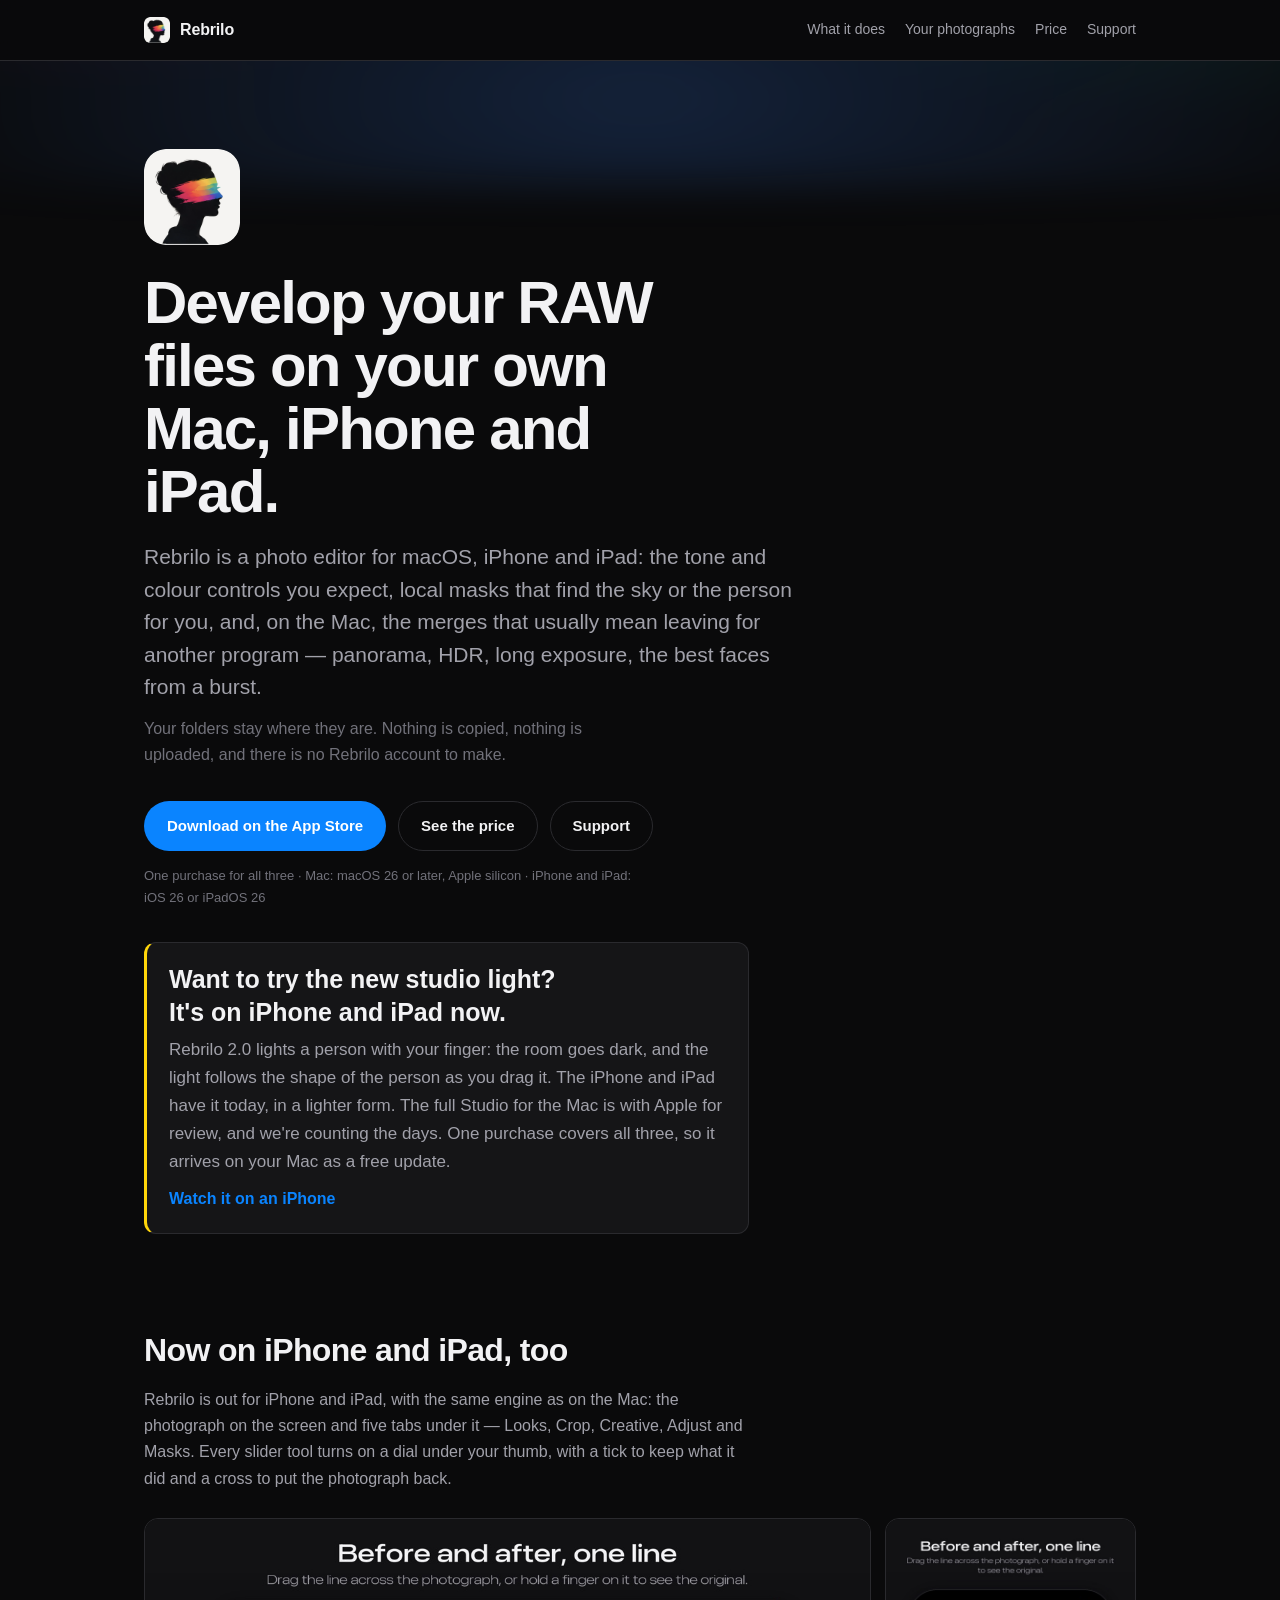
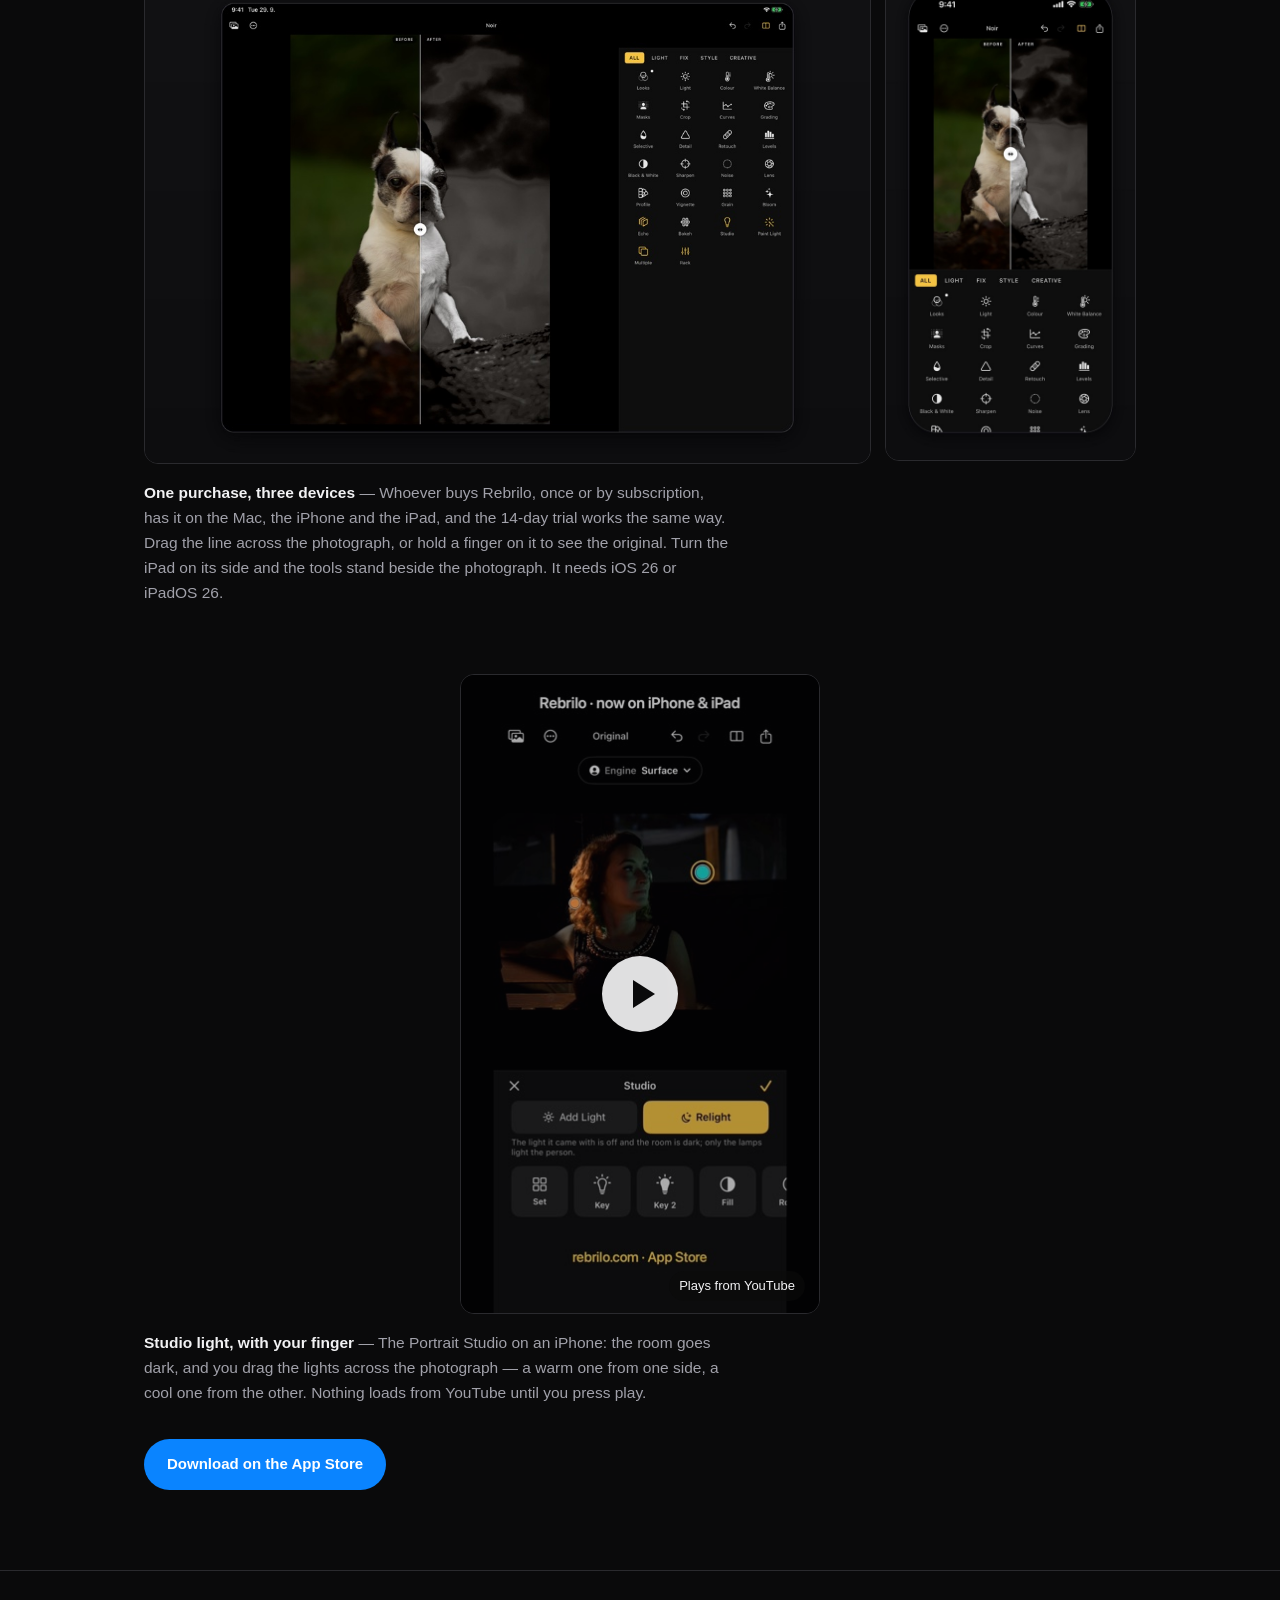
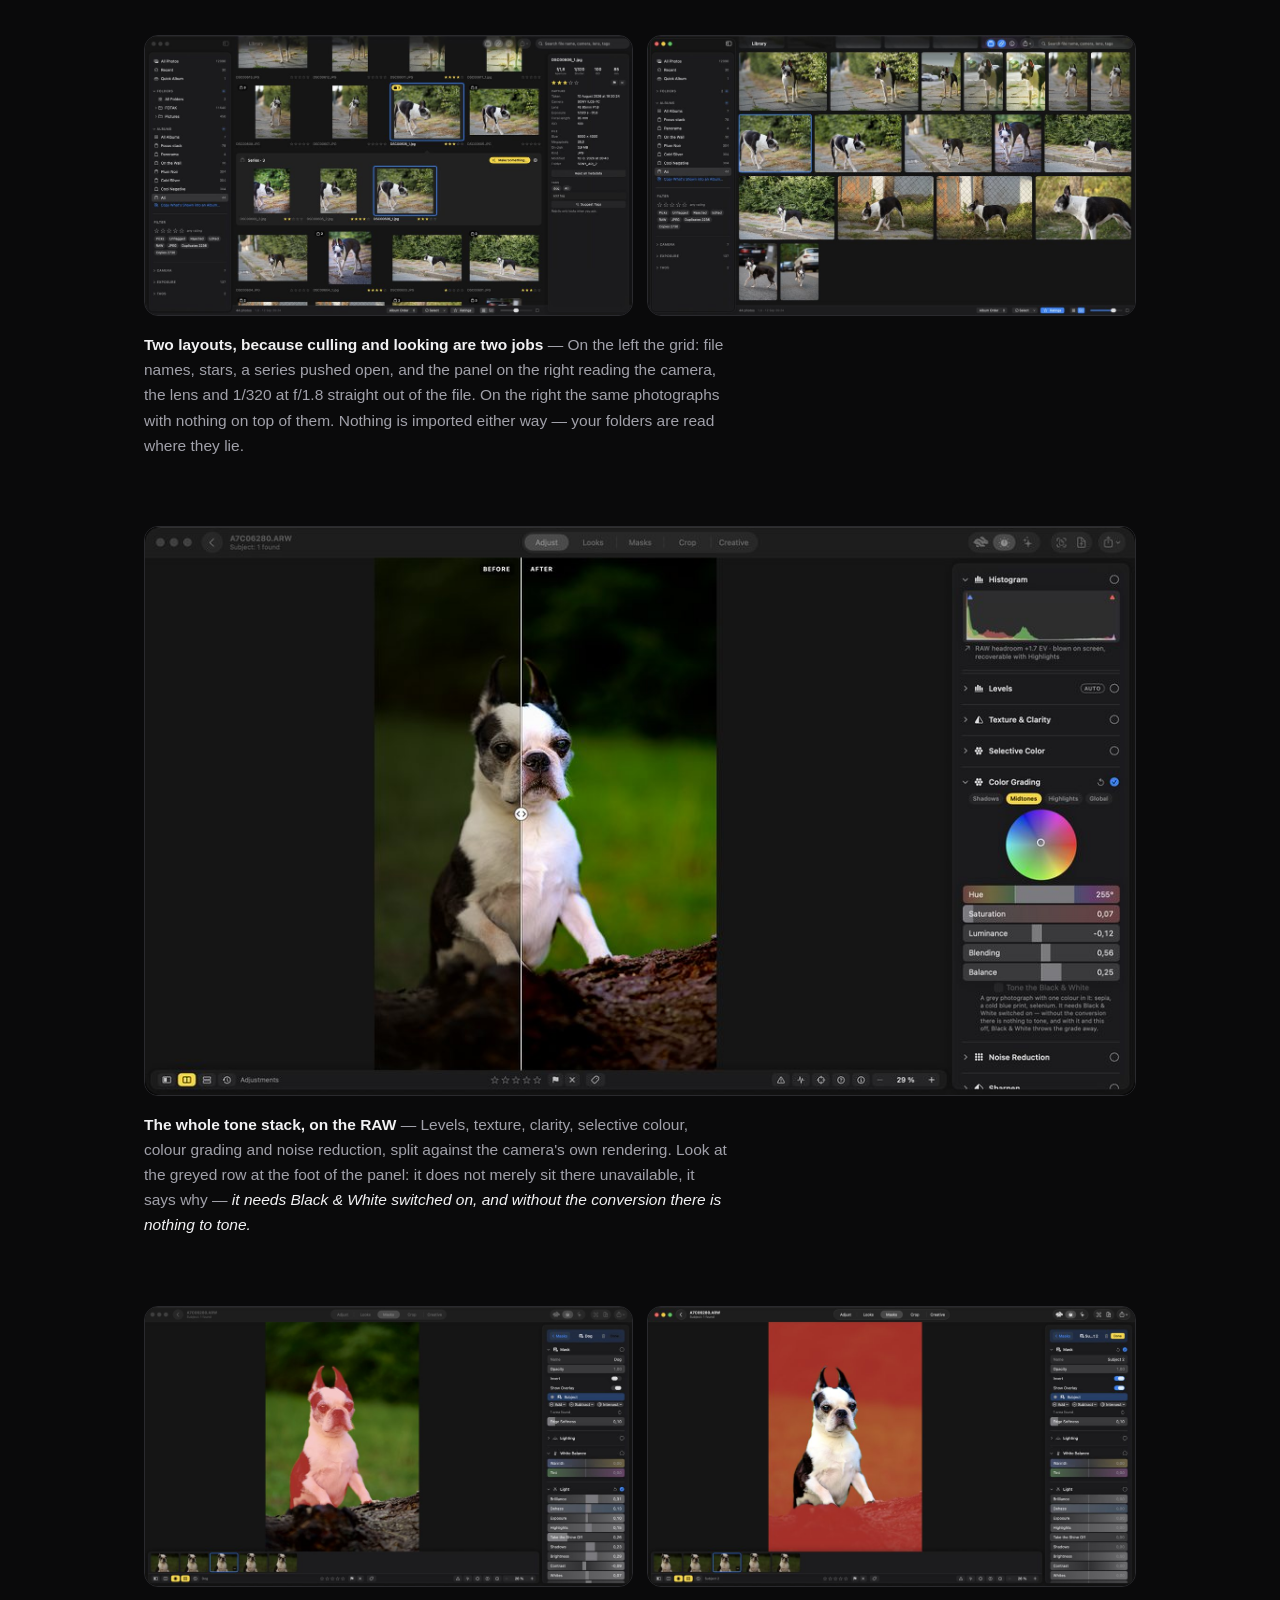
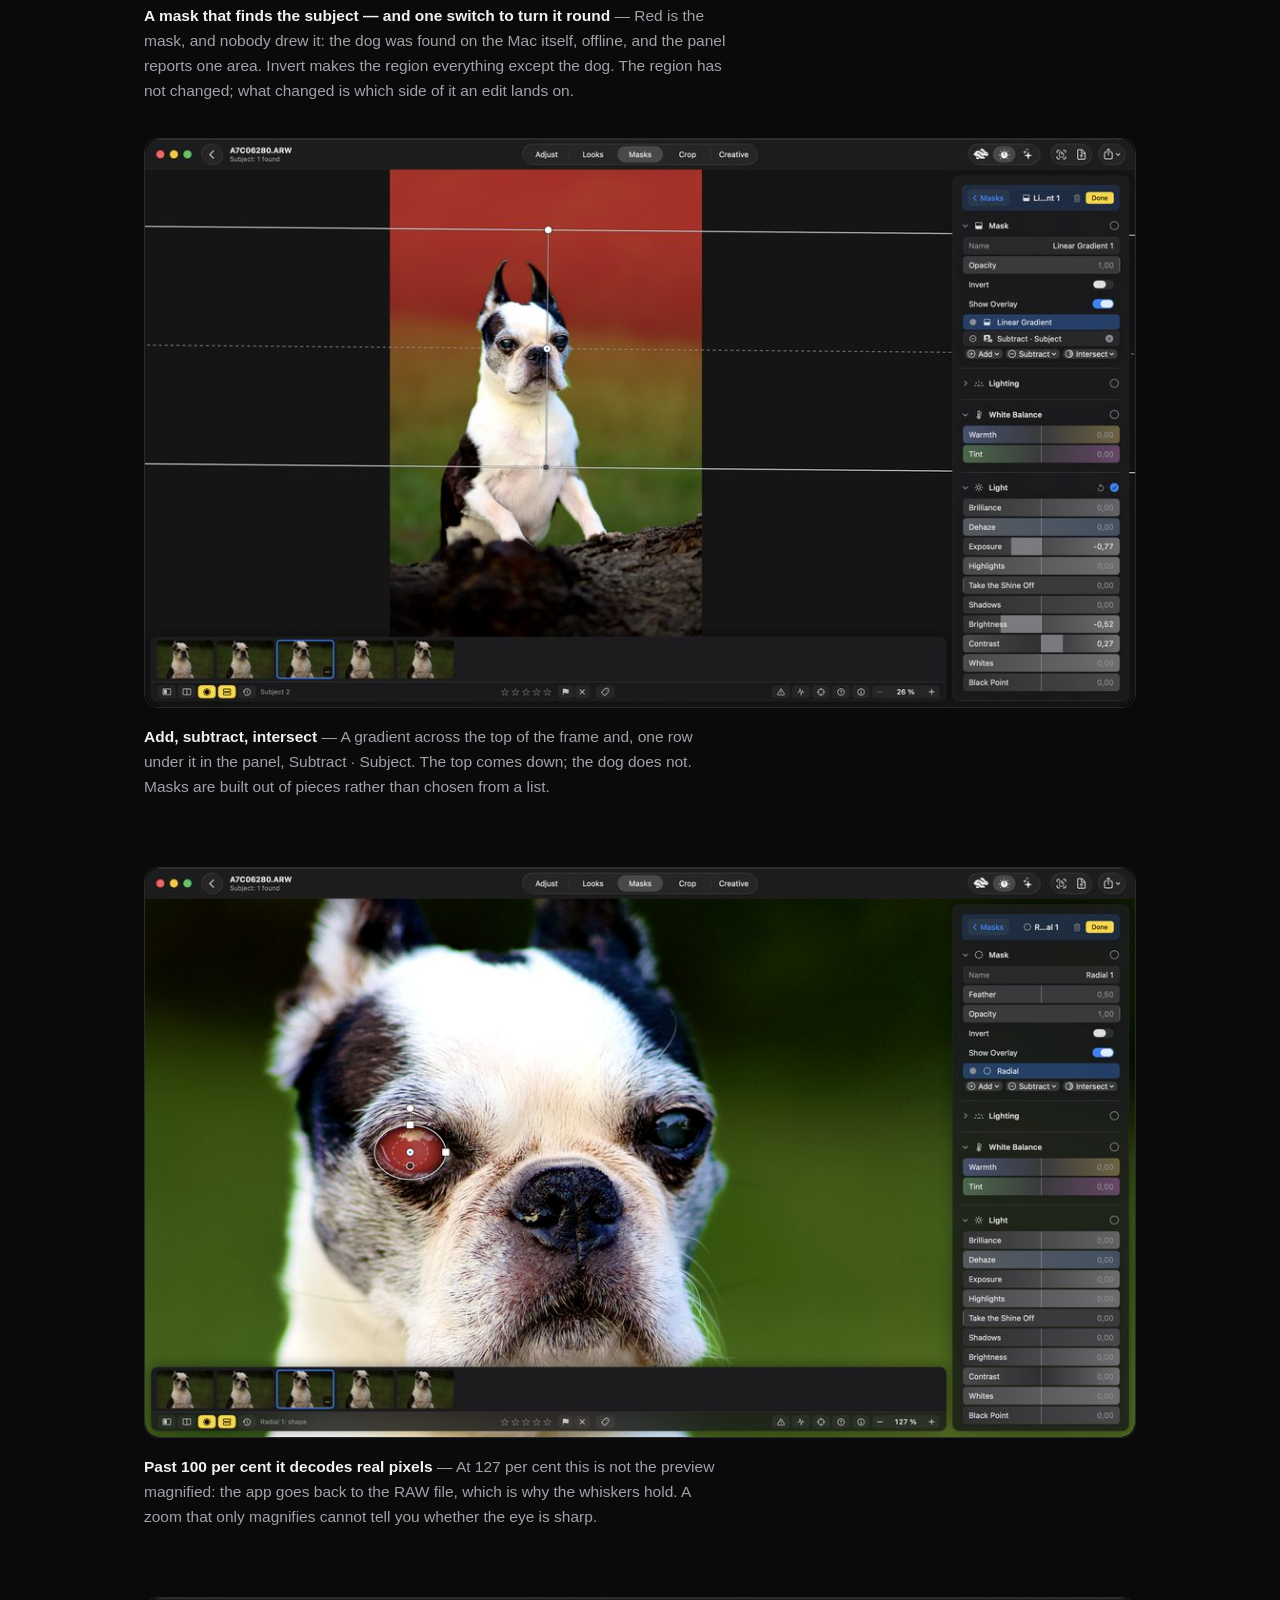
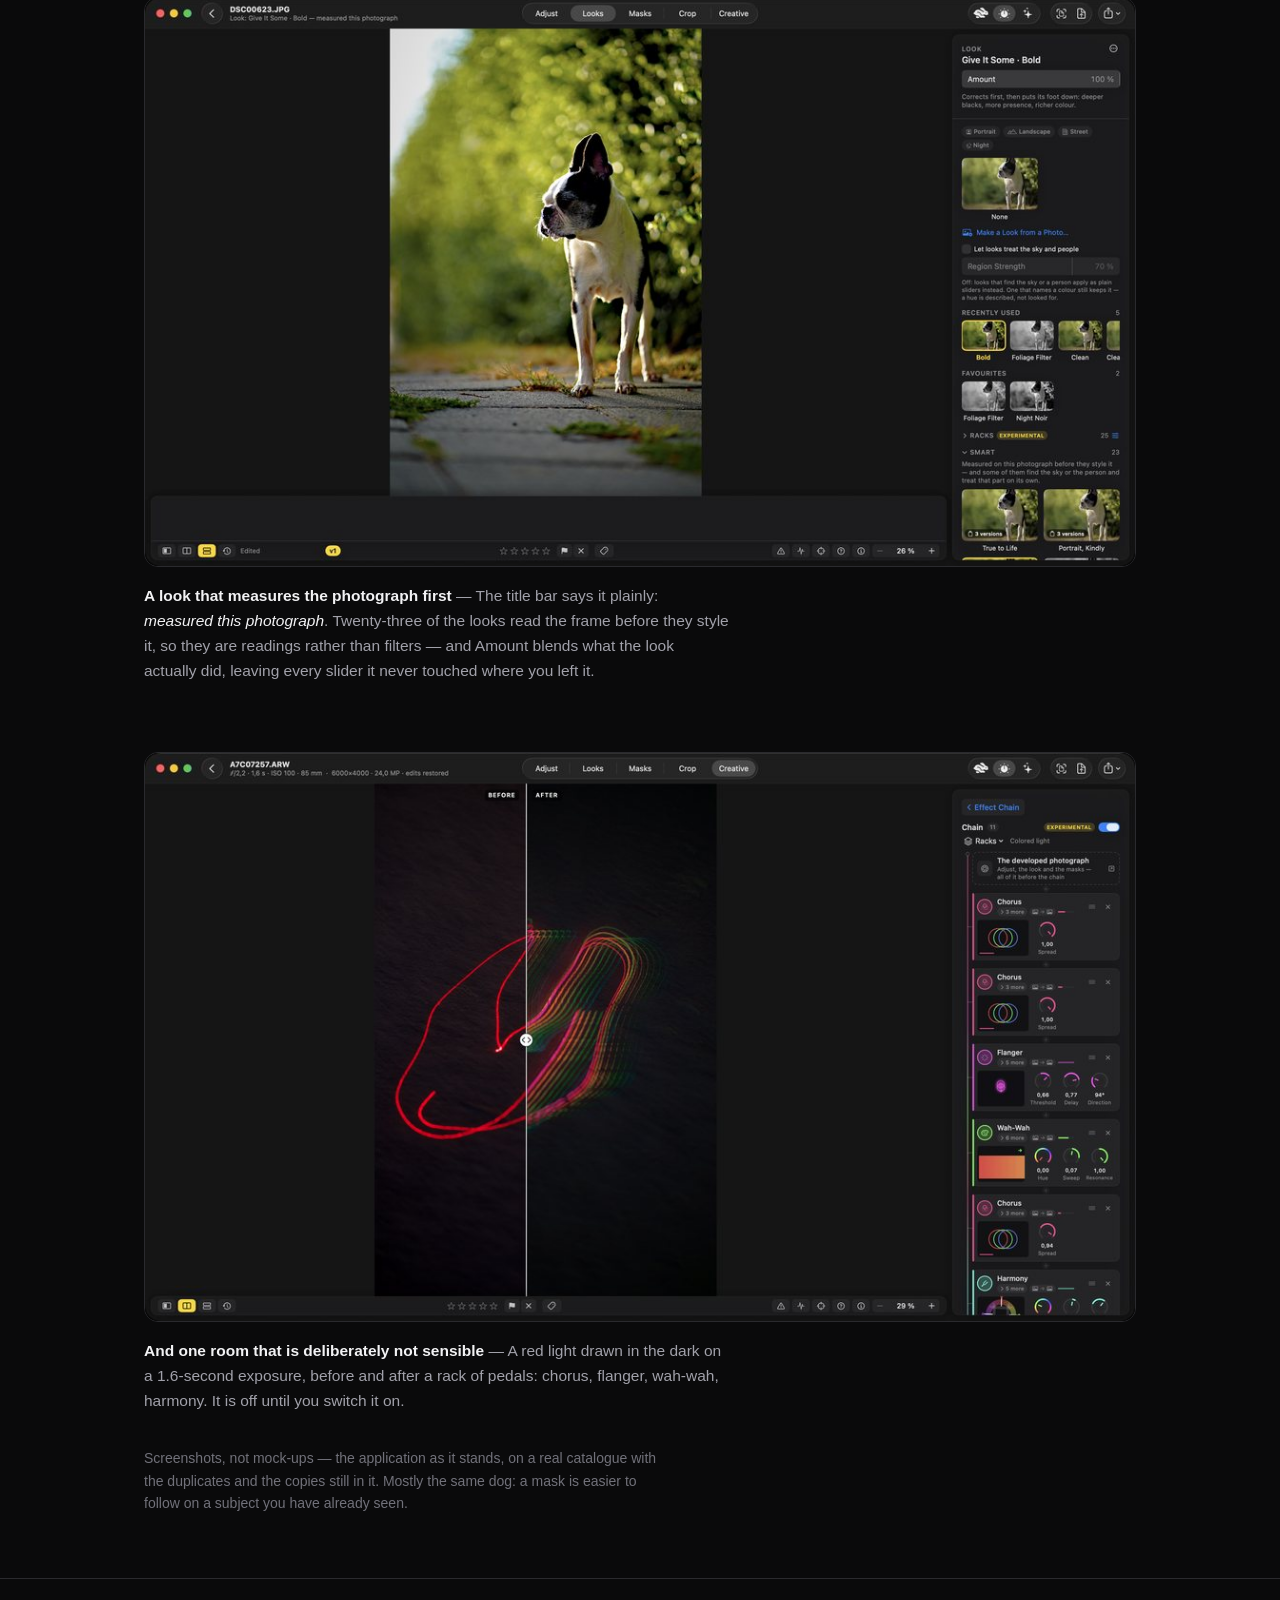
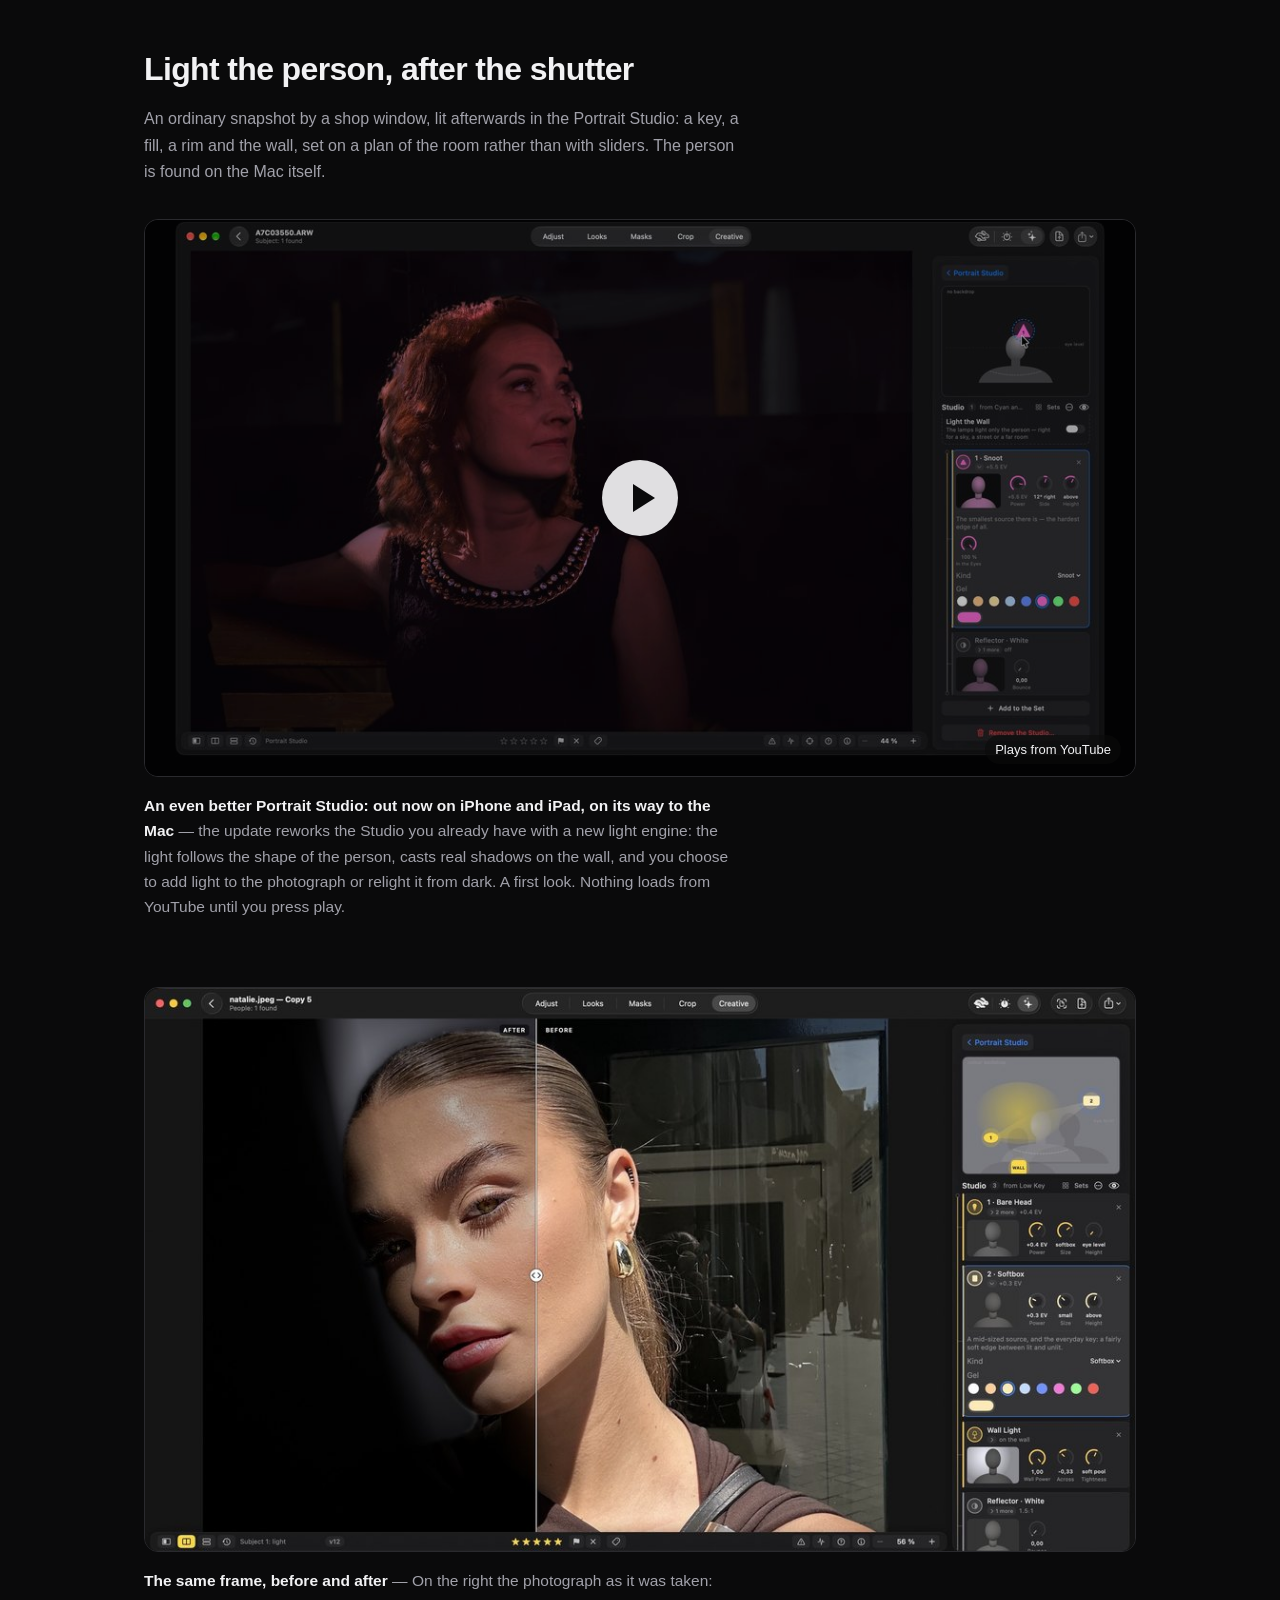
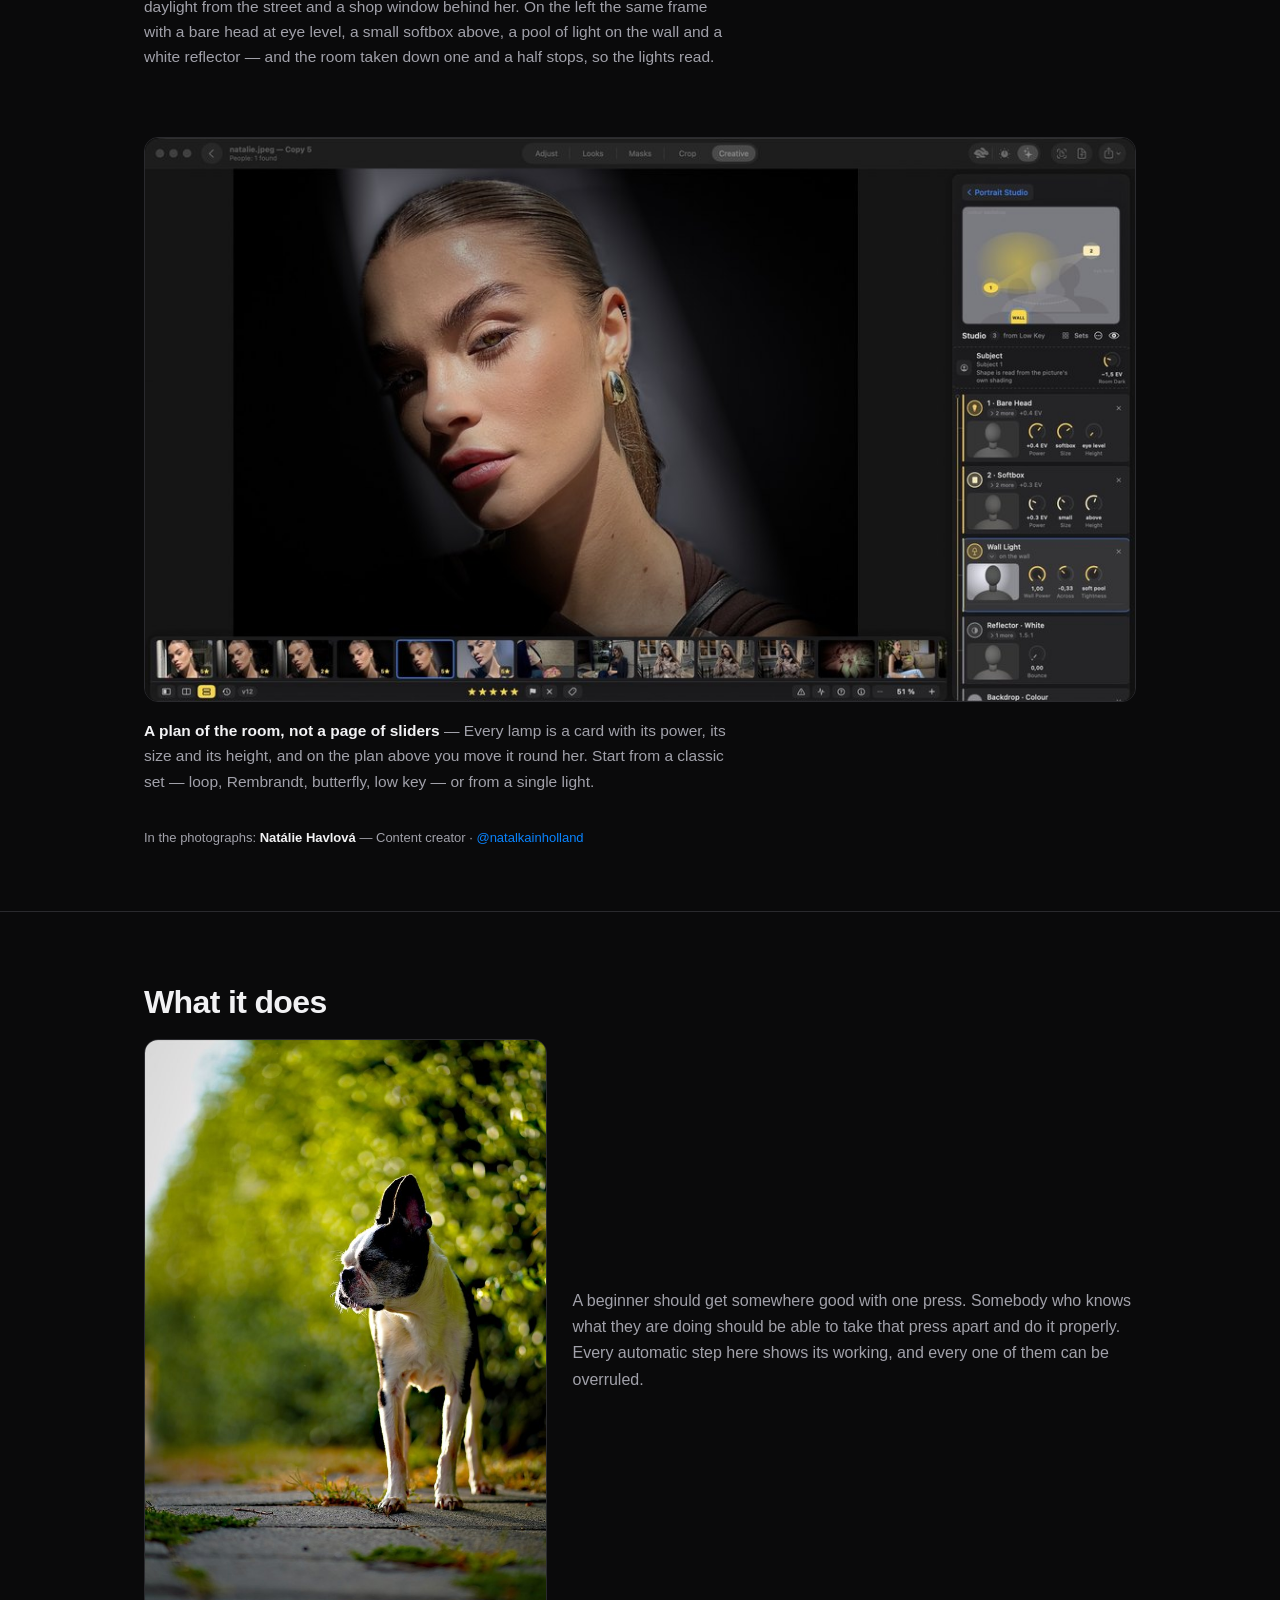
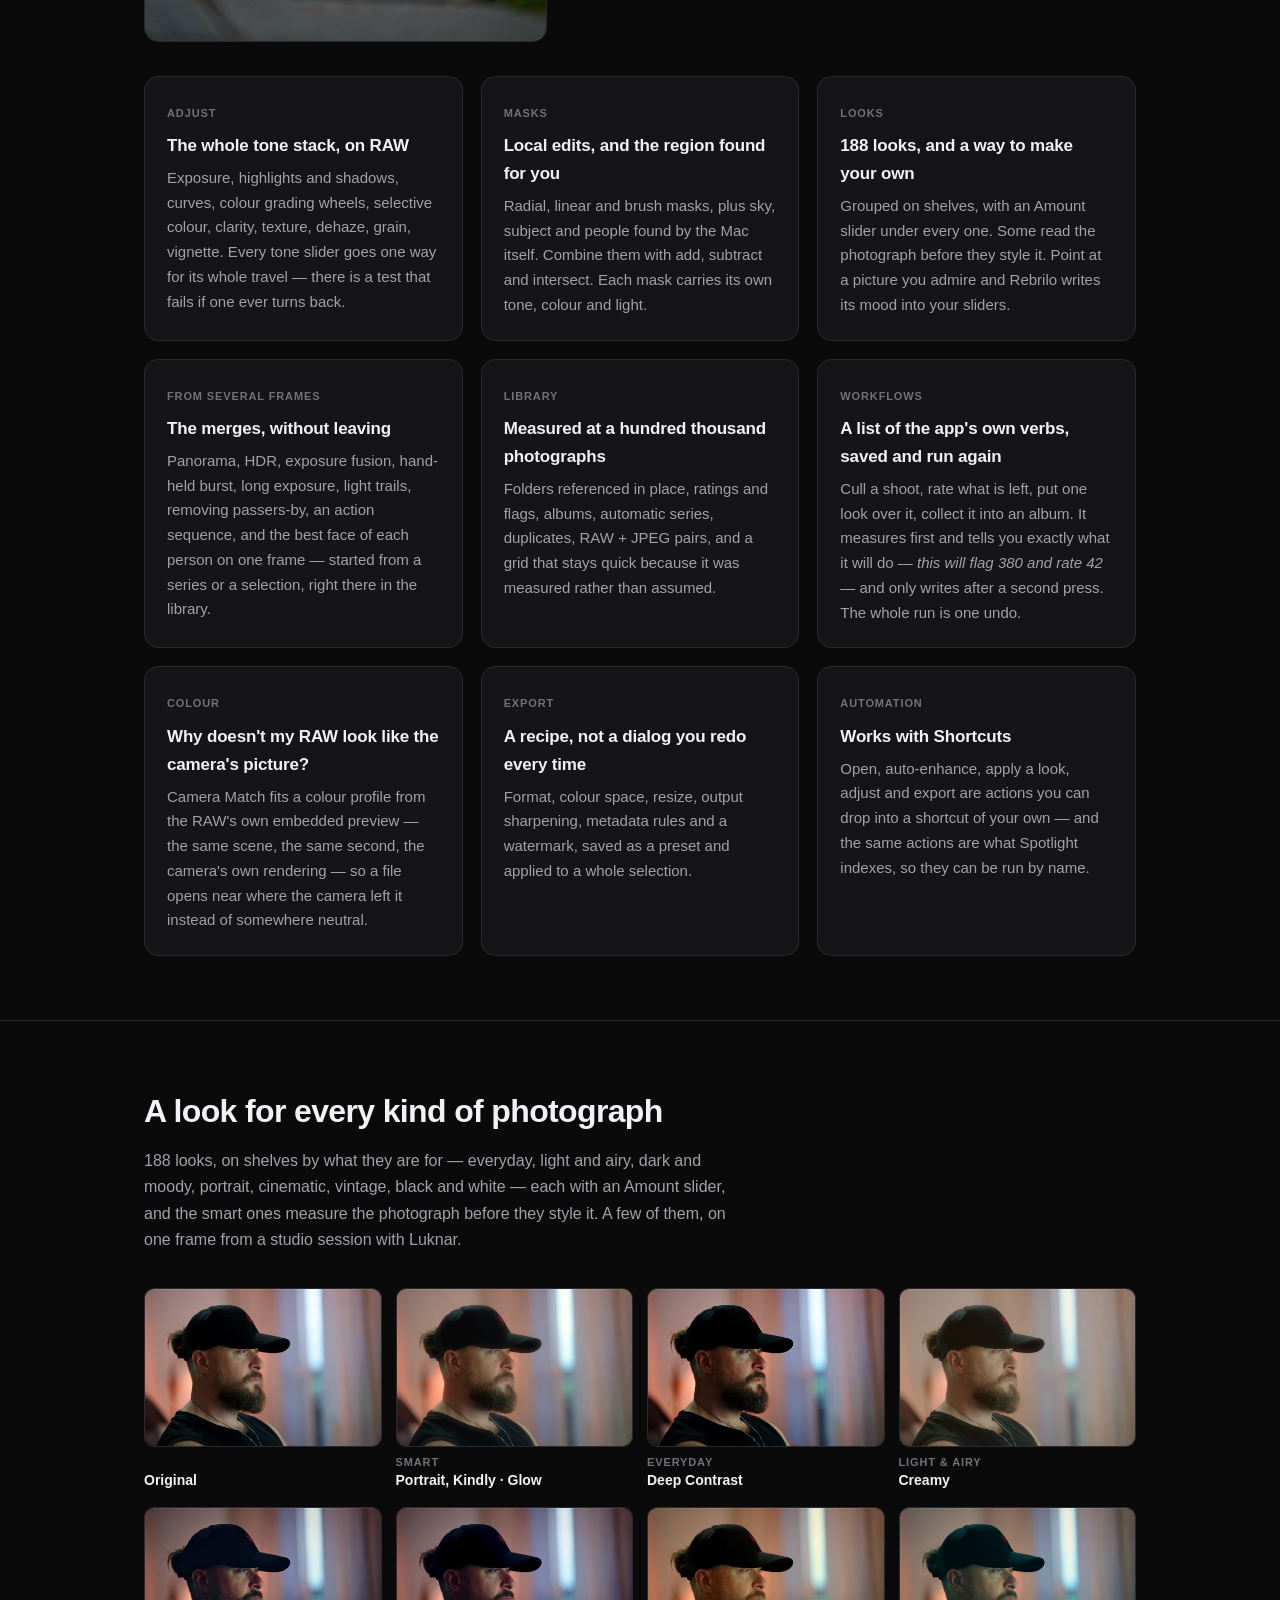
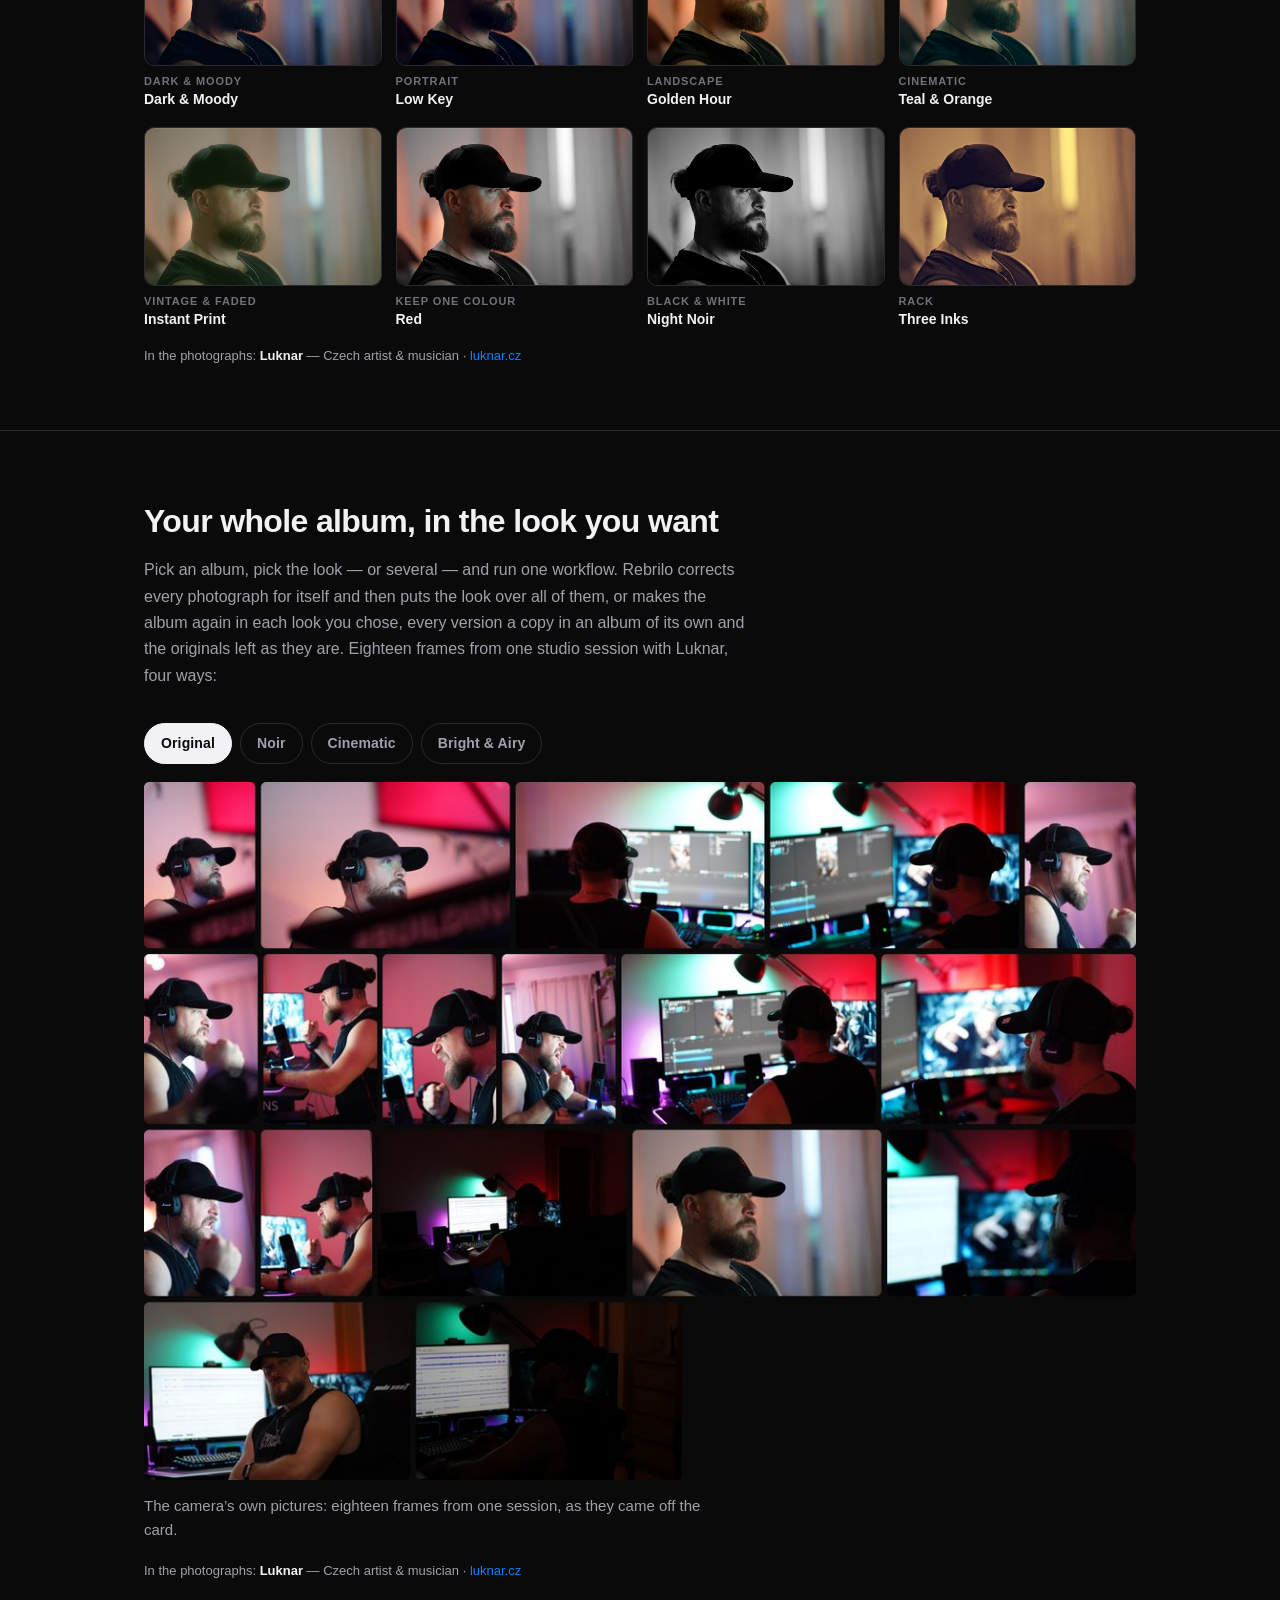
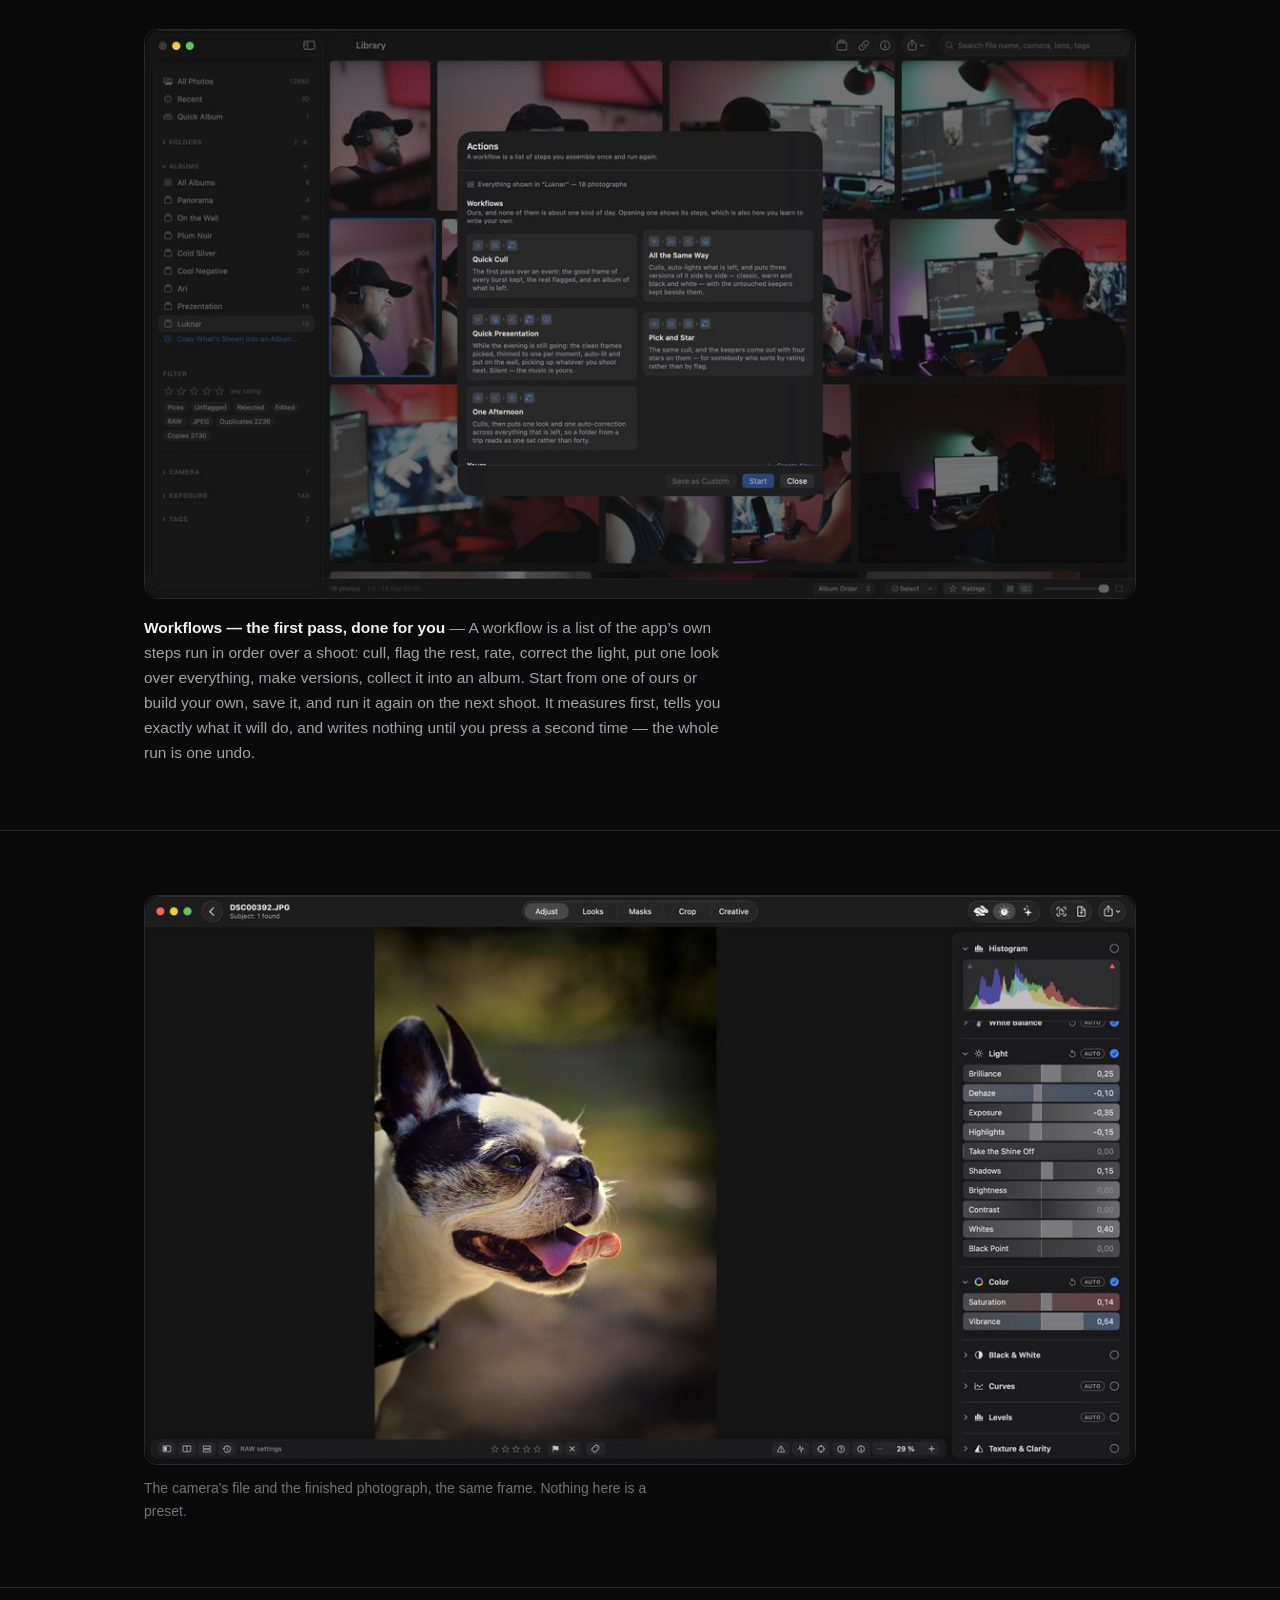
<file: index.html>
<!doctype html>
<html lang="en">
<head>
<meta charset="utf-8">
<meta name="viewport" content="width=device-width, initial-scale=1">
<title>Rebrilo — a RAW photo editor for Mac, iPhone and iPad</title>
<meta name="description" content="A RAW editor for Mac, iPhone and iPad, from one purchase. Local masks, looks, multi-frame merges on the Mac and a library that stays quick at a hundred thousand photographs. Nothing is uploaded, no Rebrilo account.">
<link rel="stylesheet" href="style.css">
<link rel="icon" href="assets/icon-rounded-128.png" type="image/png">
<link rel="apple-touch-icon" href="assets/icon-256.png">
<meta property="og:title" content="Rebrilo — a RAW photo editor for Mac, iPhone and iPad">
<meta property="og:description" content="Local masks, looks and multi-frame merges, on your Mac, your iPhone and your iPad — one purchase for all three. Nothing is uploaded.">
<meta property="og:type" content="website">
<meta property="og:image" content="https://rebrilo.com/assets/social-card.png">
<meta property="og:image:width" content="1200">
<meta property="og:image:height" content="630">
<meta property="og:image:alt" content="Rebrilo: develop your RAW files on your own Mac. The editor with a photograph of a Boston terrier split before and after.">
<meta property="og:url" content="https://rebrilo.com/">
<meta property="og:site_name" content="Rebrilo">
<meta name="twitter:card" content="summary_large_image">
<meta name="twitter:image" content="https://rebrilo.com/assets/social-card.png">
<link rel="canonical" href="https://rebrilo.com/">

<script type="application/ld+json">
{
  "@context": "https://schema.org",
  "@type": "SoftwareApplication",
  "name": "Rebrilo",
  "applicationCategory": "MultimediaApplication",
  "applicationSubCategory": "Photo editor",
  "operatingSystem": "macOS 26, iOS 26, iPadOS 26",
  "processorRequirements": "Apple silicon",
  "url": "https://rebrilo.com/",
  "image": "https://rebrilo.com/assets/icon-1024.png",
  "description": "A RAW photo editor for macOS, iPhone and iPad, from one purchase. Local masks that find the sky or the person, the tone and colour stack you expect, and on the Mac the multi-frame merges that usually mean leaving for another program. Everything runs on your own device: nothing is uploaded and there is no Rebrilo account, and the Mac application ships with no network access at all.",
  "featureList": [
    "RAW development with the full tone and colour stack",
    "Local masks: subject, people and sky found on the Mac, plus radial, gradient, brush, luminance and colour range",
    "Looks that measure the photograph before they style it",
    "A Portrait Studio that lights a person after the shutter: key, fill, rim and wall, set on a plan of the room",
    "A library over folders left where they are, with ratings, flags, albums and virtual copies",
    "Panorama, HDR, exposure fusion, long exposure and hand-held burst",
    "Lightroom presets (.xmp) imported as looks",
    "Export recipes and batch export",
    "One purchase for the Mac, the iPhone and the iPad (Apple Universal Purchase)"
  ],
  "softwareRequirements": "macOS 26 or later on a Mac with Apple silicon; iOS 26 or iPadOS 26 or later",
  "isAccessibleForFree": false,
  "datePublished": "2026-09-24",
  "dateModified": "2026-10-09",
  "downloadUrl": "https://apps.apple.com/app/id6807241894",
  "offers": [
    { "@type": "Offer", "name": "Buy once", "price": "79.99", "priceCurrency": "EUR", "eligibleRegion": "SK" },
    { "@type": "Offer", "name": "Buy once", "price": "1990", "priceCurrency": "CZK", "eligibleRegion": "CZ" }
  ],
  "publisher": { "@type": "Person", "name": "Olga Coufalíková" }
}
</script>
<script type="application/ld+json">
{
  "@context": "https://schema.org",
  "@type": "FAQPage",
  "mainEntity": [
    {
      "@type": "Question",
      "name": "Does it upload my photographs, or need the internet?",
      "acceptedAnswer": {
        "@type": "Answer",
        "text": "It never uploads anything. The Mac application ships with no network access of its own — not a setting, a property of how it is built — and the subject, the people and the sky are found on the device itself. The one thing that goes through the internet is the App Store: starting the free trial, buying and restoring need it to be reachable at that moment. Once the App Store has confirmed, Rebrilo works the same on a plane as at a desk."
      }
    },
    {
      "@type": "Question",
      "name": "Does it change my original files?",
      "acceptedAnswer": {
        "@type": "Answer",
        "text": "No. Edits are kept beside the catalogue and never written into your RAW, JPEG or HEIC files, and folders are read where they already are. Removing a photograph from the library leaves the file untouched."
      }
    },
    {
      "@type": "Question",
      "name": "Which cameras and formats does it open?",
      "acceptedAnswer": {
        "@type": "Answer",
        "text": "RAW files from the cameras macOS itself can read — Rebrilo develops them with the Mac's own RAW engine, so Apple's list of supported cameras is its list — plus JPEG, HEIC, TIFF and PNG."
      }
    },
    {
      "@type": "Question",
      "name": "Is it a subscription?",
      "acceptedAnswer": {
        "@type": "Answer",
        "text": "It is meant to be bought once. A monthly or yearly subscription is offered as well for anyone who would rather, and both unlock exactly the same application. In Slovakia it costs €79.99 once, or €2.99 a month or €22.99 a year; in the Czech Republic 1 990 Kč, 79 Kč or 499 Kč. Every country's App Store sets its own price and shows it in your currency."
      }
    },
    {
      "@type": "Question",
      "name": "Is there a free trial?",
      "acceptedAnswer": {
        "@type": "Answer",
        "text": "Yes: the complete application, free for 14 days from when you start the trial, with no card and no Rebrilo account. You start it in the app as a free in-app purchase, confirmed by the App Store with the Apple Account you downloaded Rebrilo with, so the App Store needs to be reachable when you start it. After 14 days, exporting and sharing need the one-time purchase or a subscription, and the photographs Rebrilo shows on screen carry a Rebrilo watermark. Editing, culling and your library keep working, and your work stays on your Mac."
      }
    },
    {
      "@type": "Question",
      "name": "Can I bring my Lightroom presets?",
      "acceptedAnswer": {
        "@type": "Answer",
        "text": "Yes. Lightroom presets saved as .xmp import as looks. Anything a preset asks for that Rebrilo has no control for is noted in the look's summary rather than silently dropped."
      }
    },
    {
      "@type": "Question",
      "name": "Does it run on Intel Macs? And on iPhone and iPad?",
      "acceptedAnswer": {
        "@type": "Answer",
        "text": "Not on Intel: the Mac version needs a Mac with Apple silicon and macOS 26 or later. Rebrilo is also on the iPhone and the iPad, with iOS 26 or iPadOS 26. It is one App Store record and one purchase: whoever buys it, once or by subscription, has it on all three, and the 14-day trial works the same way."
      }
    },
    {
      "@type": "Question",
      "name": "Is there AI in it?",
      "acceptedAnswer": {
        "@type": "Answer",
        "text": "Apple's Vision framework, running on your Mac, finds the subject, people and sky for masks and suggests tags. Nothing is sent anywhere, and there is no generative AI: it does not invent content, and it does not decide what your photograph should look like."
      }
    }
  ]
}
</script>
</head>
<body>

<header class="bar">
  <div class="wrap">
    <a class="brand" href="index.html"><img src="assets/icon-rounded-128.png" alt=""> Rebrilo</a>
    <nav>
      <a href="#what">What it does</a>
      <a href="#privacy-first">Your photographs</a>
      <a href="#pricing">Price</a>
      <a href="support.html">Support</a>
    </nav>
  </div>
</header>

<main>

  <div class="hero">
    <div class="wrap">
      <img class="mark" src="assets/icon-rounded-256.png" alt="Rebrilo">
      <h1>Develop your RAW files on your own Mac, iPhone and iPad.</h1>
      <p class="lede">
        Rebrilo is a photo editor for macOS, iPhone and iPad: the tone and colour controls you expect, local masks that find
        the sky or the person for you, and, on the Mac, the merges that usually mean leaving for another program —
        panorama, HDR, long exposure, the best faces from a burst.
      </p>
      <p class="sub">
        Your folders stay where they are. Nothing is copied, nothing is uploaded, and there is no Rebrilo account
        to make.
      </p>
      <div class="cta">
        <a class="btn" href="https://apps.apple.com/app/id6807241894">Download on the App Store</a>
        <a class="btn ghost" href="#pricing">See the price</a>
        <a class="btn ghost" href="support.html">Support</a>
      </div>
      <p class="cta-note">One purchase for all three · Mac: macOS 26 or later, Apple silicon · iPhone and iPad: iOS 26 or iPadOS 26</p>
      <aside class="news" aria-label="What's new">
        <p class="news-head">Want to try the new studio light? It's on iPhone and iPad now.</p>
        <p>Rebrilo 2.0 lights a person with your finger: the room goes dark, and the light follows the shape of the
          person as you drag it. The iPhone and iPad have it today, in a lighter form. The full Studio for the Mac is
          with Apple for review, and we're counting the days. One purchase covers all three, so it arrives on your
          Mac as a free update.</p>
        <a href="#iphone-film">Watch it on an iPhone</a>
      </aside>
    </div>
  </div>

  <section id="ipad" style="padding-top:26px">
    <div class="wrap">
      <h2>Now on iPhone and iPad, too</h2>
      <p class="section-lede" style="margin-bottom:26px">
        Rebrilo is out for iPhone and iPad, with the same engine as on the Mac: the photograph on the screen
        and five tabs under it — Looks, Crop, Creative, Adjust and Masks. Every slider tool turns on a dial
        under your thumb, with a tick to keep what it did and a cross to put the photograph back.
      </p>
      <figure class="feat devices">
        <div class="device-pair">
          <img class="device-ipad" src="assets/shot-ipad-2080.jpg"
               srcset="assets/shot-ipad-1040.jpg 1040w, assets/shot-ipad-2080.jpg 2080w"
               sizes="(max-width: 640px) 100vw, 700px"
               width="2080" height="1560" loading="lazy" alt="Rebrilo on an iPad held sideways: a Boston terrier split down the middle, before on the left in colour and after on the right in black and white, with a white line to drag between them. The tools stand beside the photograph in a grid: Looks, Light, Colour, White Balance, Masks, Crop, Curves, Grading and more.">
          <img class="device-iphone" src="assets/shot-iphone-1040.jpg"
               srcset="assets/shot-iphone-520.jpg 520w, assets/shot-iphone-1040.jpg 1040w"
               sizes="(max-width: 640px) 62vw, 240px"
               width="1040" height="2259" loading="lazy" alt="Rebrilo on an iPhone: the same Boston terrier split before and after, with the grid of tools under the photograph.">
        </div>
        <figcaption><b>One purchase, three devices</b> — Whoever buys Rebrilo, once or by subscription, has it
          on the Mac, the iPhone and the iPad, and the 14-day trial works the same way. Drag the line across
          the photograph, or hold a finger on it to see the original. Turn the iPad on its side and the tools
          stand beside the photograph. It needs iOS 26 or iPadOS 26.</figcaption>
      </figure>
      <figure class="feat">
        <div class="video video-tall" id="iphone-film">
          <button type="button" class="video-play" data-video="eJ-TNIsyw3k" data-title="Rebrilo for iPhone — studio light with your finger"
                  aria-label="Play a short film of the Portrait Studio on an iPhone. It loads from YouTube when you press play.">
            <img src="assets/film-iphone-poster-720.jpg"
                 srcset="assets/film-iphone-poster-360.jpg 360w, assets/film-iphone-poster-720.jpg 720w"
                 sizes="(max-width: 420px) 100vw, 360px"
                 width="720" height="1280" loading="lazy" alt="">
            <span class="video-icon" aria-hidden="true"></span>
            <span class="video-note">Plays from YouTube</span>
          </button>
          <noscript><a href="https://youtube.com/shorts/eJ-TNIsyw3k">Watch the Portrait Studio on an iPhone on YouTube</a></noscript>
        </div>
        <figcaption><b>Studio light, with your finger</b> — The Portrait Studio on an iPhone: the room goes dark,
          and you drag the lights across the photograph — a warm one from one side, a cool one from the other.
          Nothing loads from YouTube until you press play.</figcaption>
      </figure>
      <p class="cta" style="margin-top:22px"><a class="btn" href="https://apps.apple.com/app/id6807241894">Download on the App Store</a></p>
    </div>
  </section>

  <section id="gallery">
    <div class="wrap">
      <div class="feat">
        <div class="feat-pair">
          <img src="assets/shot-library-1040.jpg"
                 srcset="assets/shot-library-1040.jpg 1040w, assets/shot-library-2080.jpg 2080w"
                 sizes="(max-width: 640px) 100vw, 513px"
                 width="2080" height="1195" loading="lazy" alt="Rebrilo's library window: a sidebar of folders, albums and filter chips; a grid of photographs of a Boston terrier with file names and star ratings; a row pushed open by a series panel holding three frames; and an information panel reading f/1.8, 1/320, ISO 100, 85 mm and a Sony body out of the file.">
          <img src="assets/shot-rows-1040.jpg"
                 srcset="assets/shot-rows-1040.jpg 1040w, assets/shot-rows-2080.jpg 2080w"
                 sizes="(max-width: 640px) 100vw, 513px"
                 width="2080" height="1195" loading="lazy" alt="The same library in its justified-rows layout with an album selected: rows of photographs filling the window edge to edge at differing widths, with no file names, ratings or badges drawn over them.">
        </div>
        <p class="feat-cap"><b>Two layouts, because culling and looking are two jobs</b> — On the left the grid:
          file names, stars, a series pushed open, and the panel on the right reading the camera, the lens and
          1/320 at f/1.8 straight out of the file. On the right the same photographs with nothing on top of
          them. Nothing is imported either way — your folders are read where they lie.</p>
      </div>

      <figure class="feat">
        <img src="assets/shot-beforeafter-2080.jpg"
             srcset="assets/shot-beforeafter-1040.jpg 1040w, assets/shot-beforeafter-2080.jpg 2080w"
             sizes="(max-width: 1088px) 100vw, 1040px"
             width="2080" height="1195" loading="lazy" alt="The editor on the Adjust tab with a RAW file open, a Boston terrier on a log split down the middle, before on the left and after on the right. The inspector shows a histogram reading RAW headroom plus 1.7 EV, then Levels, Texture and Clarity, Selective Color, an open Colour Grading section with a hue wheel, and a greyed control headed Tone the Black and White with a paragraph explaining why it is greyed.">
        <figcaption><b>The whole tone stack, on the RAW</b> — Levels, texture, clarity, selective colour,
          colour grading and noise reduction, split against the camera's own rendering. Look at the greyed row
          at the foot of the panel: it does not merely sit there unavailable, it says why — <em>it needs
          Black &amp; White switched on, and without the conversion there is nothing to tone.</em></figcaption>
      </figure>

      <div class="feat">
        <div class="feat-pair">
          <img src="assets/shot-mask-1040.jpg"
                 srcset="assets/shot-mask-1040.jpg 1040w, assets/shot-mask-2080.jpg 2080w"
                 sizes="(max-width: 640px) 100vw, 513px"
                 width="2080" height="1195" loading="lazy" alt="The editor on the Masks tab. A Boston terrier with its paws on a log is covered in a red overlay. The panel names the mask Dog, shows a Subject component with Add, Subtract and Intersect buttons, reports one area found, and lists Edge Softness, Lighting, White Balance and a column of Light sliders.">
          <img src="assets/shot-maskinv-1040.jpg"
                 srcset="assets/shot-maskinv-1040.jpg 1040w, assets/shot-maskinv-2080.jpg 2080w"
                 sizes="(max-width: 640px) 100vw, 513px"
                 width="2080" height="1195" loading="lazy" alt="The same photograph with Invert switched on: the foliage and the log behind the dog are flooded red and the dog itself is clear of it.">
        </div>
        <p class="feat-cap"><b>A mask that finds the subject — and one switch to turn it round</b> — Red is the
          mask, and nobody drew it: the dog was found on the Mac itself, offline, and the panel reports one
          area. Invert makes the region everything except the dog. The region has not changed; what changed is
          which side of it an edit lands on.</p>
      </div>

      <figure class="feat">
        <img src="assets/shot-graduated-2080.jpg"
             srcset="assets/shot-graduated-1040.jpg 1040w, assets/shot-graduated-2080.jpg 2080w"
             sizes="(max-width: 1088px) 100vw, 1040px"
             width="2080" height="1195" loading="lazy" alt="The same photograph under a linear gradient mask. A red overlay covers the top of the frame and fades out across the middle, with three guide lines and their handles drawn across the picture; the dog is clear of the red. The panel lists two components, Linear Gradient and Subtract, Subject.">
        <figcaption><b>Add, subtract, intersect</b> — A gradient across the top of the frame and, one row under
          it in the panel, Subtract&nbsp;·&nbsp;Subject. The top comes down; the dog does not. Masks are built
          out of pieces rather than chosen from a list.</figcaption>
      </figure>

      <figure class="feat">
        <img src="assets/shot-eye-2080.jpg"
             srcset="assets/shot-eye-1040.jpg 1040w, assets/shot-eye-2080.jpg 2080w"
             sizes="(max-width: 1088px) 100vw, 1040px"
             width="2080" height="1195" loading="lazy" alt="The same photograph zoomed to 127 per cent, the dog's face filling the window: individual whiskers, the hairs round the muzzle and the texture of the nose all distinct. A small red-filled oval sits over one eye with its centre dot, a resize handle and a hollow handle on the inner ring.">
        <figcaption><b>Past 100 per cent it decodes real pixels</b> — At 127 per cent this is not the preview
          magnified: the app goes back to the RAW file, which is why the whiskers hold. A zoom that only
          magnifies cannot tell you whether the eye is sharp.</figcaption>
      </figure>

      <figure class="feat">
        <img src="assets/shot-editor-2080.jpg"
             srcset="assets/shot-editor-1040.jpg 1040w, assets/shot-editor-2080.jpg 2080w"
             sizes="(max-width: 1088px) 100vw, 1040px"
             width="2080" height="1195" loading="lazy" alt="The Rebrilo editor on the Looks tab, a backlit Boston terrier on a paving slab. The title bar reads Look: Give It Some, Bold — measured this photograph. The panel shows an Amount slider at 100 per cent, occasion chips reading Portrait, Landscape, Street and Night, and shelves headed Recently Used, Favourites, Racks and Smart.">
        <figcaption><b>A look that measures the photograph first</b> — The title bar says it plainly:
          <em>measured this photograph</em>. Twenty-three of the looks read the frame before they style it, so
          they are readings rather than filters — and Amount blends what the look actually did, leaving every
          slider it never touched where you left it.</figcaption>
      </figure>

      <figure class="feat">
        <img src="assets/shot-chain-2080.jpg"
             srcset="assets/shot-chain-1040.jpg 1040w, assets/shot-chain-2080.jpg 2080w"
             sizes="(max-width: 1088px) 100vw, 1040px"
             width="2080" height="1195" loading="lazy" alt="A long-exposure photograph split before and after: on the left a red line drawn in the dark, on the right the same line repeated into many offset copies in green, yellow and pink. The panel is headed Chain and holds a stack of units — Chorus, Flanger, Wah-Wah, Harmony — each with knobs.">
        <figcaption><b>And one room that is deliberately not sensible</b> — A red light drawn in the dark on a
          1.6-second exposure, before and after a rack of pedals: chorus, flanger, wah-wah, harmony. It is off
          until you switch it on.</figcaption>
      </figure>

      <p class="feat-note">
        Screenshots, not mock-ups — the application as it stands, on a real catalogue with the duplicates and
        the copies still in it. Mostly the same dog: a mask is easier to follow on a subject you have already
        seen.
      </p>
    </div>
  </section>

  <section id="studio">
    <div class="wrap">
      <h2>Light the person, after the shutter</h2>
      <p class="section-lede">
        An ordinary snapshot by a shop window, lit afterwards in the Portrait Studio: a key, a fill, a rim and
        the wall, set on a plan of the room rather than with sliders. The person is found on the Mac itself.
      </p>

      <figure class="feat">
        <div class="video" id="studio-film">
          <button type="button" class="video-play" data-video="OYWsWaHTYBc"
                  aria-label="Play a first look at the next Portrait Studio. It loads from YouTube when you press play.">
            <img src="assets/film-poster-2080.jpg"
                 srcset="assets/film-poster-1040.jpg 1040w, assets/film-poster-2080.jpg 2080w"
                 sizes="(max-width: 1088px) 100vw, 1040px"
                 width="2080" height="1250" loading="lazy" alt="">
            <span class="video-icon" aria-hidden="true"></span>
            <span class="video-note">Plays from YouTube</span>
          </button>
          <noscript><a href="https://youtu.be/OYWsWaHTYBc">Watch the Portrait Studio on YouTube</a></noscript>
        </div>
        <figcaption><b>An even better Portrait Studio: out now on iPhone and iPad, on its way to the Mac</b> — the
          update reworks the Studio you already have with a new light engine: the light follows the shape of the person, casts real shadows on the
          wall, and you choose to add light to the photograph or relight it from dark. A first look. Nothing loads
          from YouTube until you press play.</figcaption>
      </figure>

      <figure class="feat">
        <img src="assets/shot-natalie-split-2080.jpg"
             srcset="assets/shot-natalie-split-1040.jpg 1040w, assets/shot-natalie-split-2080.jpg 2080w"
             sizes="(max-width: 1088px) 100vw, 1040px"
             width="2080" height="1184" loading="lazy" alt="Natálie Havlová, a content creator, in a portrait split down the middle. On the right, before: an everyday snapshot in daylight against a shop window with the street reflected in it. On the left, after: the same frame with the background gone dark, her face lit from one side and her hair and earring catching the light. The panel on the right is the Portrait Studio, with a plan of the room and cards for a bare head, a softbox, a wall light and a white reflector.">
        <figcaption><b>The same frame, before and after</b> — On the right the photograph as it was taken:
          daylight from the street and a shop window behind her. On the left the same frame with a bare head at
          eye level, a small softbox above, a pool of light on the wall and a white reflector — and the room
          taken down one and a half stops, so the lights read.</figcaption>
      </figure>

      <figure class="feat">
        <img src="assets/shot-natalie-studio-2080.jpg"
             srcset="assets/shot-natalie-studio-1040.jpg 1040w, assets/shot-natalie-studio-2080.jpg 2080w"
             sizes="(max-width: 1088px) 100vw, 1040px"
             width="2080" height="1184" loading="lazy" alt="The finished portrait of Natálie Havlová in Rebrilo's editor: her face lit warmly from the side against a dark grey wall with a soft pool of light behind her head, a filmstrip of her other photographs underneath. The Portrait Studio panel shows the plan of the room with two numbered lamps and the wall light, then the subject with Room Dark at minus 1.5 EV, and a card per lamp with dials for power, size and height.">
        <figcaption><b>A plan of the room, not a page of sliders</b> — Every lamp is a card with its power, its
          size and its height, and on the plan above you move it round her. Start from a classic set — loop,
          Rembrandt, butterfly, low key — or from a single light.</figcaption>
      </figure>

      <p class="credit">In the photographs: <b>Natálie Havlová</b> — Content creator ·
        <a href="https://www.instagram.com/natalkainholland/">@natalkainholland</a></p>
    </div>
  </section>

  <section id="what">
    <div class="wrap">
      <h2>What it does</h2>
      <div class="pair" style="margin-bottom:34px">
        <figure class="shot">
          <img src="assets/photo-dog-1200.jpg"
               srcset="assets/photo-dog-700.jpg 700w, assets/photo-dog-1200.jpg 1200w"
               sizes="(max-width: 640px) 100vw, 420px"
               width="1200" height="1800" alt="A Boston terrier on a path, backlit, with green foliage behind.">
        </figure>
        <div>
          <p class="section-lede" style="margin-bottom:0">
            A beginner should get somewhere good with one press. Somebody who knows what they are doing should
            be able to take that press apart and do it properly. Every automatic step here shows its working,
            and every one of them can be overruled.
          </p>
        </div>
      </div>

      <div class="grid">
        <div class="card">
          <span class="kicker">Adjust</span>
          <h3>The whole tone stack, on RAW</h3>
          <p>
            Exposure, highlights and shadows, curves, colour grading wheels, selective colour, clarity,
            texture, dehaze, grain, vignette. Every tone slider goes one way for its whole travel — there is a
            test that fails if one ever turns back.
          </p>
        </div>

        <div class="card">
          <span class="kicker">Masks</span>
          <h3>Local edits, and the region found for you</h3>
          <p>
            Radial, linear and brush masks, plus sky, subject and people found by the Mac itself. Combine them
            with add, subtract and intersect. Each mask carries its own tone, colour and light.
          </p>
        </div>

        <div class="card">
          <span class="kicker">Looks</span>
          <h3>188 looks, and a way to make your own</h3>
          <p>
            Grouped on shelves, with an Amount slider under every one. Some read the photograph before they
            style it. Point at a picture you admire and Rebrilo writes its mood into your sliders.
          </p>
        </div>

        <div class="card">
          <span class="kicker">From several frames</span>
          <h3>The merges, without leaving</h3>
          <p>
            Panorama, HDR, exposure fusion, hand-held burst, long exposure, light trails, removing passers-by,
            an action sequence, and the best face of each person on one frame — started from a series or a
            selection, right there in the library.
          </p>
        </div>

        <div class="card">
          <span class="kicker">Library</span>
          <h3>Measured at a hundred thousand photographs</h3>
          <p>
            Folders referenced in place, ratings and flags, albums, automatic series, duplicates,
            RAW + JPEG pairs, and a grid that stays quick because it was measured rather than assumed.
          </p>
        </div>

        <div class="card">
          <span class="kicker">Workflows</span>
          <h3>A list of the app's own verbs, saved and run again</h3>
          <p>
            Cull a shoot, rate what is left, put one look over it, collect it into an album. It measures first
            and tells you exactly what it will do — <em>this will flag 380 and rate 42</em> — and only writes
            after a second press. The whole run is one undo.
          </p>
        </div>

        <div class="card">
          <span class="kicker">Colour</span>
          <h3>Why doesn't my RAW look like the camera's picture?</h3>
          <p>
            Camera Match fits a colour profile from the RAW's own embedded preview — the same scene, the same
            second, the camera's own rendering — so a file opens near where the camera left it instead of
            somewhere neutral.
          </p>
        </div>

        <div class="card">
          <span class="kicker">Export</span>
          <h3>A recipe, not a dialog you redo every time</h3>
          <p>
            Format, colour space, resize, output sharpening, metadata rules and a watermark, saved as a preset
            and applied to a whole selection.
          </p>
        </div>

        <div class="card">
          <span class="kicker">Automation</span>
          <h3>Works with Shortcuts</h3>
          <p>
            Open, auto-enhance, apply a look, adjust and export are actions you can drop into a shortcut of
            your own — and the same actions are what Spotlight indexes, so they can be run by name.
          </p>
        </div>
      </div>
    </div>
  </section>

  <section id="looks">
    <div class="wrap">
      <h2>A look for every kind of photograph</h2>
      <p class="section-lede">
        188 looks, on shelves by what they are for — everyday, light and airy, dark and moody, portrait,
        cinematic, vintage, black and white — each with an Amount slider, and the smart ones measure the
        photograph before they style it. A few of them, on one frame from a studio session with Luknar.
      </p>
      <div class="look-grid">
        <figure>
          <img src="assets/look-original-450.jpg" srcset="assets/look-original-450.jpg 450w, assets/look-original-900.jpg 900w"
               sizes="(max-width: 640px) 50vw, 250px" width="900" height="600" loading="lazy"
               alt="Luknar, a Czech artist and musician, in a black cap and headphones, in profile against pink and blue studio light — the photograph as developed, with no look on it.">
          <figcaption><span class="kicker">&nbsp;</span>Original</figcaption>
        </figure>
        <figure>
          <img src="assets/look-glow-450.jpg" srcset="assets/look-glow-450.jpg 450w, assets/look-glow-900.jpg 900w"
               sizes="(max-width: 640px) 50vw, 250px" width="900" height="600" loading="lazy"
               alt="The same portrait under the Portrait, Kindly · Glow look.">
          <figcaption><span class="kicker">Smart</span>Portrait, Kindly · Glow</figcaption>
        </figure>
        <figure>
          <img src="assets/look-deepcontrast-450.jpg" srcset="assets/look-deepcontrast-450.jpg 450w, assets/look-deepcontrast-900.jpg 900w"
               sizes="(max-width: 640px) 50vw, 250px" width="900" height="600" loading="lazy"
               alt="The same portrait under the Deep Contrast look.">
          <figcaption><span class="kicker">Everyday</span>Deep Contrast</figcaption>
        </figure>
        <figure>
          <img src="assets/look-creamy-450.jpg" srcset="assets/look-creamy-450.jpg 450w, assets/look-creamy-900.jpg 900w"
               sizes="(max-width: 640px) 50vw, 250px" width="900" height="600" loading="lazy"
               alt="The same portrait under the Creamy look.">
          <figcaption><span class="kicker">Light &amp; Airy</span>Creamy</figcaption>
        </figure>
        <figure>
          <img src="assets/look-moody-450.jpg" srcset="assets/look-moody-450.jpg 450w, assets/look-moody-900.jpg 900w"
               sizes="(max-width: 640px) 50vw, 250px" width="900" height="600" loading="lazy"
               alt="The same portrait under the Dark & Moody look.">
          <figcaption><span class="kicker">Dark &amp; Moody</span>Dark &amp; Moody</figcaption>
        </figure>
        <figure>
          <img src="assets/look-lowkey-450.jpg" srcset="assets/look-lowkey-450.jpg 450w, assets/look-lowkey-900.jpg 900w"
               sizes="(max-width: 640px) 50vw, 250px" width="900" height="600" loading="lazy"
               alt="The same portrait under the Low Key look.">
          <figcaption><span class="kicker">Portrait</span>Low Key</figcaption>
        </figure>
        <figure>
          <img src="assets/look-golden-450.jpg" srcset="assets/look-golden-450.jpg 450w, assets/look-golden-900.jpg 900w"
               sizes="(max-width: 640px) 50vw, 250px" width="900" height="600" loading="lazy"
               alt="The same portrait under the Golden Hour look.">
          <figcaption><span class="kicker">Landscape</span>Golden Hour</figcaption>
        </figure>
        <figure>
          <img src="assets/look-teal-450.jpg" srcset="assets/look-teal-450.jpg 450w, assets/look-teal-900.jpg 900w"
               sizes="(max-width: 640px) 50vw, 250px" width="900" height="600" loading="lazy"
               alt="The same portrait under the Teal & Orange look.">
          <figcaption><span class="kicker">Cinematic</span>Teal &amp; Orange</figcaption>
        </figure>
        <figure>
          <img src="assets/look-instantprint-450.jpg" srcset="assets/look-instantprint-450.jpg 450w, assets/look-instantprint-900.jpg 900w"
               sizes="(max-width: 640px) 50vw, 250px" width="900" height="600" loading="lazy"
               alt="The same portrait under the Instant Print look.">
          <figcaption><span class="kicker">Vintage &amp; Faded</span>Instant Print</figcaption>
        </figure>
        <figure>
          <img src="assets/look-keepred-450.jpg" srcset="assets/look-keepred-450.jpg 450w, assets/look-keepred-900.jpg 900w"
               sizes="(max-width: 640px) 50vw, 250px" width="900" height="600" loading="lazy"
               alt="The same portrait under the Red look.">
          <figcaption><span class="kicker">Keep One Colour</span>Red</figcaption>
        </figure>
        <figure>
          <img src="assets/look-nightnoir-450.jpg" srcset="assets/look-nightnoir-450.jpg 450w, assets/look-nightnoir-900.jpg 900w"
               sizes="(max-width: 640px) 50vw, 250px" width="900" height="600" loading="lazy"
               alt="The same portrait under the Night Noir look.">
          <figcaption><span class="kicker">Black &amp; White</span>Night Noir</figcaption>
        </figure>
        <figure>
          <img src="assets/look-threeinks-450.jpg" srcset="assets/look-threeinks-450.jpg 450w, assets/look-threeinks-900.jpg 900w"
               sizes="(max-width: 640px) 50vw, 250px" width="900" height="600" loading="lazy"
               alt="The same portrait under the Three Inks look.">
          <figcaption><span class="kicker">Rack</span>Three Inks</figcaption>
        </figure>
      </div>
      <p class="credit">In the photographs: <b>Luknar</b> — Czech artist &amp; musician ·
        <a href="https://www.luknar.cz/">luknar.cz</a></p>
    </div>
  </section>

  <section id="looks-set">
    <div class="wrap">
      <h2>Your whole album, in the look you want</h2>
      <p class="section-lede">
        Pick an album, pick the look — or several — and run one workflow. Rebrilo corrects every photograph for
        itself and then puts the look over all of them, or makes the album again in each look you chose, every
        version a copy in an album of its own and the originals left as they are. Eighteen frames from one studio
        session with Luknar, four ways:
      </p>
      <input type="radio" name="set-look" id="set-original" checked>
      <input type="radio" name="set-look" id="set-noir">
      <input type="radio" name="set-look" id="set-cinematic">
      <input type="radio" name="set-look" id="set-airy">
      <div class="set-switch" role="group" aria-label="Show the set as">
        <label for="set-original">Original</label>
        <label for="set-noir">Noir</label>
        <label for="set-cinematic">Cinematic</label>
        <label for="set-airy">Bright &amp; Airy</label>
      </div>
      <figure class="set-view">
        <img class="on-original" src="assets/set-original-2080.jpg"
             srcset="assets/set-original-1040.jpg 1040w, assets/set-original-2080.jpg 2080w"
             sizes="(max-width: 1088px) 100vw, 1040px"
             width="2080" height="1463" alt="Eighteen photographs of Luknar, a Czech artist and musician, in a black cap and headphones at work in a music studio lit pink, red and teal, as the camera made them.">
        <img class="on-noir" src="assets/set-noir-2080.jpg"
             srcset="assets/set-noir-1040.jpg 1040w, assets/set-noir-2080.jpg 2080w"
             sizes="(max-width: 1088px) 100vw, 1040px"
             width="2080" height="1463" loading="lazy" alt="Eighteen photographs of Luknar, a Czech artist and musician, in a black cap and headphones at work in a music studio lit pink, red and teal, in the Noir look.">
        <img class="on-cinematic" src="assets/set-cinematic-2080.jpg"
             srcset="assets/set-cinematic-1040.jpg 1040w, assets/set-cinematic-2080.jpg 2080w"
             sizes="(max-width: 1088px) 100vw, 1040px"
             width="2080" height="1463" loading="lazy" alt="Eighteen photographs of Luknar, a Czech artist and musician, in a black cap and headphones at work in a music studio lit pink, red and teal, in the Cinematic look.">
        <img class="on-airy" src="assets/set-airy-2080.jpg"
             srcset="assets/set-airy-1040.jpg 1040w, assets/set-airy-2080.jpg 2080w"
             sizes="(max-width: 1088px) 100vw, 1040px"
             width="2080" height="1463" loading="lazy" alt="Eighteen photographs of Luknar, a Czech artist and musician, in a black cap and headphones at work in a music studio lit pink, red and teal, in the Bright & Airy look.">
      </figure>
      <div class="set-caption">
        <p class="on-original">The camera’s own pictures: eighteen frames from one session, as they came off the card.</p>
        <p class="on-noir">The same eighteen in black and white, the blacks deep and the light on the face kept.</p>
        <p class="on-cinematic">The same eighteen with the colour held back, contrast in and a little fade — one grade over the whole set.</p>
        <p class="on-airy">The same eighteen lifted and opened up: soft shadows, clean highlights.</p>
      </div>
      <p class="credit">In the photographs: <b>Luknar</b> — Czech artist &amp; musician ·
        <a href="https://www.luknar.cz/">luknar.cz</a></p>

      <figure class="feat" style="margin:48px 0 0">
        <img src="assets/shot-actions-2080.jpg"
             srcset="assets/shot-actions-1040.jpg 1040w, assets/shot-actions-2080.jpg 2080w"
             sizes="(max-width: 1088px) 100vw, 1040px"
             width="2080" height="1195" loading="lazy" alt="Rebrilo's Actions window over a library of studio portraits. It is headed Actions, reads Everything shown in Luknar — 18 photographs, and offers five workflows as cards, each with its steps drawn as a row of small icons: Quick Cull, All the Same Way, Quick Presentation, Pick and Star and One Afternoon.">
        <figcaption><b>Workflows — the first pass, done for you</b> — A workflow is a list of the app’s own
          steps run in order over a shoot: cull, flag the rest, rate, correct the light, put one look over
          everything, make versions, collect it into an album. Start from one of ours or build your own, save it,
          and run it again on the next shoot. It measures first, tells you exactly what it will do, and writes
          nothing until you press a second time — the whole run is one undo.</figcaption>
      </figure>
    </div>
  </section>

  <section id="beforeafter">
    <div class="wrap">
      <figure class="shot fade">
        <img src="assets/fade-window-before-2080.jpg"
             srcset="assets/fade-window-before-1040.jpg 1040w, assets/fade-window-before-2080.jpg 2080w"
             sizes="(max-width: 1088px) 100vw, 1040px"
             width="2080" height="1195" alt="The same photograph in Rebrilo before it was edited.">
        <img class="after" src="assets/fade-window-after-2080.jpg"
             srcset="assets/fade-window-after-1040.jpg 1040w, assets/fade-window-after-2080.jpg 2080w"
             sizes="(max-width: 1088px) 100vw, 1040px"
             width="2080" height="1195" alt="The same photograph after the edit.">
        <figcaption>The camera's file and the finished photograph, the same frame. Nothing here is a preset.</figcaption>
      </figure>
    </div>
  </section>



  <section id="privacy-first">
    <div class="wrap">
      <h2>Your photographs stay yours</h2>
      <p class="section-lede">
        This is not a policy written after the fact. It is how the application is built, and it is checkable:
        Rebrilo ships with no network entitlement at all.
      </p>
      <div class="grid">
        <div class="card">
          <h3>Nothing is uploaded</h3>
          <p>Your photographs never leave your Mac. There is no server, because there is nothing to send to one.</p>
        </div>
        <div class="card">
          <h3>Nothing is copied</h3>
          <p>Folders are referenced where they already are. Your originals are never moved, rewritten or imported into a vault.</p>
        </div>
        <div class="card">
          <h3>No Rebrilo account</h3>
          <p>No sign-up, no email address, no login of ours. The trial and the purchase go through the App Store,
            with the Apple Account you already have.</p>
        </div>
        <div class="card">
          <h3>Nothing is deleted behind your back</h3>
          <p>Edits are kept beside the catalogue and never written into your files. Removing a photograph from the library leaves the file untouched.</p>
        </div>
      </div>
    </div>
  </section>

  <section id="together">
    <div class="wrap">
      <h2>Let’s make the best editor on the Mac</h2>
      <p class="section-lede">
        That is the goal, and it is not ours alone. Everyone who uses Rebrilo and writes in about it is part of
        how it gets better — a good deal of what is already here exists because somebody said something was
        wrong.
      </p>

      <div class="grid">
        <div class="card">
          <span class="kicker">Pace</span>
          <h3>Built quickly, updated often</h3>
          <p>
            Rebrilo is built with Claude Code — agents working in parallel, one reading the code while another
            tries to prove it wrong. That is why updates arrive through the year rather than once, a long way
            off.
          </p>
        </div>

        <div class="card">
          <span class="kicker">Your part in it</span>
          <h3>Tell us what is wrong</h3>
          <p>
            A bug, something slow, a control in the wrong place, something missing — write. Every message is
            read by the person who makes it. Some answers will be no, and they will say why.
          </p>
        </div>

        <div class="card">
          <span class="kicker">What comes next</span>
          <h3>More of it, and more kinds of it</h3>
          <p>
            The list is long already: our own ideas and yours. More features, more creative ways to work, and
            the performance work that keeps a hundred thousand photographs quick.
          </p>
        </div>

        <div class="card">
          <span class="kicker">Yours</span>
          <h3>The picture is yours to make</h3>
          <p>
            Rebrilo finds the sky and measures the light, and every automatic step shows its working. It does
            not decide what the photograph should be, and there is no generative AI anywhere in it.
          </p>
        </div>
      </div>
    </div>
  </section>

  <section id="pricing">
    <div class="wrap">
      <h2>Price</h2>
      <p class="section-lede">
        <strong>One payment. Not another subscription.</strong> That is the aim, and the purchase we hope you
        make.
      </p>

      <div class="tiers">
        <div class="tier feature">
          <div class="name">Buy once</div>
          <div class="price">€79.99 · 1 990 Kč<a class="star" href="#price-note" aria-label="Prices in Slovakia and the Czech Republic">*</a></div>
          <p class="per">Nothing renews.</p>
          <p style="max-width:var(--measure)">
            It includes <strong>every update for at least two years</strong>, and the same purchase covers the Mac, the iPhone and the iPad. The application never expires.
          </p>
        </div>
      </div>

      <div class="tiers" style="margin-top:18px">
        <div class="tier">
          <div class="name">Try it first</div>
          <div class="price">14 days, free</div>
          <p class="per">No card, no sign-up, no Rebrilo account.</p>
          <p style="max-width:var(--measure)">
            The complete application for 14 days from when you start the trial, with nothing held back —
            every adjustment, every mask, every merge. After 14 days, exporting and sharing need the one-time
            purchase or a subscription, and the photographs Rebrilo shows on screen carry a Rebrilo watermark.
            <strong>Editing, culling and your library keep working</strong>, and your work stays on your Mac.
          </p>
        </div>
      </div>

      <h3 style="margin:44px 0 8px">And a subscription, if you would rather</h3>
      <p class="section-lede" style="margin-bottom:18px">
        The same application — neither tier unlocks more than the other. For anyone not sure yet, not ready
        for the whole sum, or waiting for the version that suits them. Both renew automatically; cancel in
        your Apple Account settings.
      </p>

      <div class="tiers">
        <div class="tier">
          <div class="name">Monthly</div>
          <div class="price">€2.99 · 79 Kč<a class="star" href="#price-note" aria-label="Prices in Slovakia and the Czech Republic">*</a></div>
          <p class="per">Billed monthly</p>
        </div>
        <div class="tier">
          <div class="name">Yearly</div>
          <div class="price">€22.99 · 499 Kč<a class="star" href="#price-note" aria-label="Prices in Slovakia and the Czech Republic">*</a></div>
          <p class="per">Billed yearly</p>
        </div>
      </div>

      <p id="price-note" style="margin-top:26px;color:var(--ink-faint);max-width:var(--measure);font-size:15px">
        * Prices in Slovakia and the Czech Republic. Every country has its own — the App Store shows yours, in
        your currency, before you pay anything.
      </p>
      <p style="margin-top:8px;color:var(--ink-faint);max-width:var(--measure);font-size:15px">
        <a href="terms.html">Terms of use</a>.
      </p>
    </div>
  </section>

  <section id="next">
    <div class="wrap">
      <h2>What happens next</h2>
      <p class="section-lede">
        Rebrilo is being worked on now — not finished and parked. The plan is small, regular updates through
        the year rather than one big release a long way off, and the one-time purchase includes
        <strong>every update for at least two years</strong>.
      </p>
      <p class="section-lede" style="margin-bottom:0">
        A sentence in the application that misled you counts as a bug here, and gets fixed like one.
      </p>
    </div>
  </section>

  <section id="faq">
    <div class="wrap">
      <h2>Questions people ask</h2>
      <div class="grid">
        <div class="card">
          <h3>Does it upload my photographs, or need the internet?</h3>
          <p>It never uploads anything. The Mac application ships with no network access of its own — not a setting, a
            property of how it is built — and the subject, the people and the sky are found on the device itself. The
            one thing that goes through the internet is the App Store: starting the free trial, buying and restoring
            need it to be reachable at that moment. Once the App Store has confirmed, Rebrilo works the same on a
            plane as at a desk.</p>
        </div>
        <div class="card">
          <h3>Does it change my original files?</h3>
          <p>No. Edits are kept beside the catalogue and never written into your RAW, JPEG or HEIC files, and
            folders are read where they already are. Removing a photograph from the library leaves the file
            untouched.</p>
        </div>
        <div class="card">
          <h3>Which cameras and formats does it open?</h3>
          <p>RAW files from the cameras macOS itself can read — Rebrilo develops them with the Mac's own RAW
            engine, so Apple's list of supported cameras is its list — plus JPEG, HEIC, TIFF and PNG.</p>
        </div>
        <div class="card">
          <h3>Is it a subscription?</h3>
          <p>It is meant to be bought once. A monthly or yearly subscription is offered as well for anyone who
            would rather, and both unlock exactly the same application. In Slovakia it costs €79.99 once, or
            €2.99 a month or €22.99 a year; in the Czech Republic 1 990 Kč, 79 Kč or 499 Kč. Every country's
            App Store sets its own price and shows it in your currency.</p>
        </div>
        <div class="card">
          <h3>Is there a free trial?</h3>
          <p>Yes: the complete application, free for 14 days from when you start the trial, with no card and
            no Rebrilo account. You start it in the app as a free in-app purchase, confirmed by the App Store with the
            Apple Account you downloaded Rebrilo with, so the App Store needs to be reachable when you start it. After 14 days, exporting and sharing need the one-time purchase or a subscription, and the
            photographs Rebrilo shows on screen carry a Rebrilo watermark. Editing, culling and your library keep
            working, and your work stays on your Mac.</p>
        </div>
        <div class="card">
          <h3>Can I bring my Lightroom presets?</h3>
          <p>Yes. Lightroom presets saved as .xmp import as looks. Anything a preset asks for that Rebrilo has
            no control for is noted in the look's summary rather than silently dropped.</p>
        </div>
        <div class="card">
          <h3>Does it run on Intel Macs? And on iPhone and iPad?</h3>
          <p>Not on Intel: the Mac version needs a Mac with Apple silicon and macOS 26 or later. Rebrilo is also on
            the iPhone and the iPad, with iOS 26 or iPadOS 26. It is one App Store record and one purchase: whoever
            buys it, once or by subscription, has it on all three, and the 14-day trial works the same way.</p>
        </div>
        <div class="card">
          <h3>Is there AI in it?</h3>
          <p>Apple's Vision framework, running on your Mac, finds the subject, people and sky for masks and
            suggests tags. Nothing is sent anywhere, and there is no generative AI: it does not invent content,
            and it does not decide what your photograph should look like.</p>
        </div>
      </div>
    </div>
  </section>


</main>

<footer>
  <div class="wrap">
    <div class="rows">
      <div>© <span id="year">2026</span> Olga Coufalíková</div>
      <nav>
        <a href="support.html">Support</a>
        <a href="privacy.html">Privacy</a>
        <a href="terms.html">Terms</a>
      </nav>
    </div>
    <p class="fine">
      Rebrilo is an independent application and is not affiliated with, endorsed by, or connected to Apple Inc.
      Mac, macOS, iPhone, iPad, iOS, iPadOS and App Store are trademarks of Apple Inc. Lightroom is a trademark of Adobe Inc.
    </p>
  </div>
</footer>



<script>
  document.getElementById("year").textContent = new Date().getFullYear();
  // The film loads from YouTube only when it is asked for: until then the page fetches nothing from YouTube
  // (privacy.html says so). youtube-nocookie.com is YouTube's privacy-enhanced embed.
  document.querySelectorAll(".video-play").forEach(function (button) {
    button.addEventListener("click", function () {
      var frame = document.createElement("iframe");
      frame.src = "https://www.youtube-nocookie.com/embed/" + button.dataset.video + "?autoplay=1&rel=0";
      frame.title = button.dataset.title || "Rebrilo — the Portrait Studio";
      frame.allow = "autoplay; encrypted-media; picture-in-picture; fullscreen";
      frame.allowFullscreen = true;
      frame.setAttribute("referrerpolicy", "strict-origin-when-cross-origin");
      button.replaceWith(frame);
    });
  });

</script>
<!-- Cloudflare Web Analytics --><script type='module' src='https://static.cloudflareinsights.com/beacon.min.js' data-cf-beacon='{"token": "fce58d77359540fca253104ffa999434"}'></script><!-- End Cloudflare Web Analytics -->
</body>
</html>
</file>
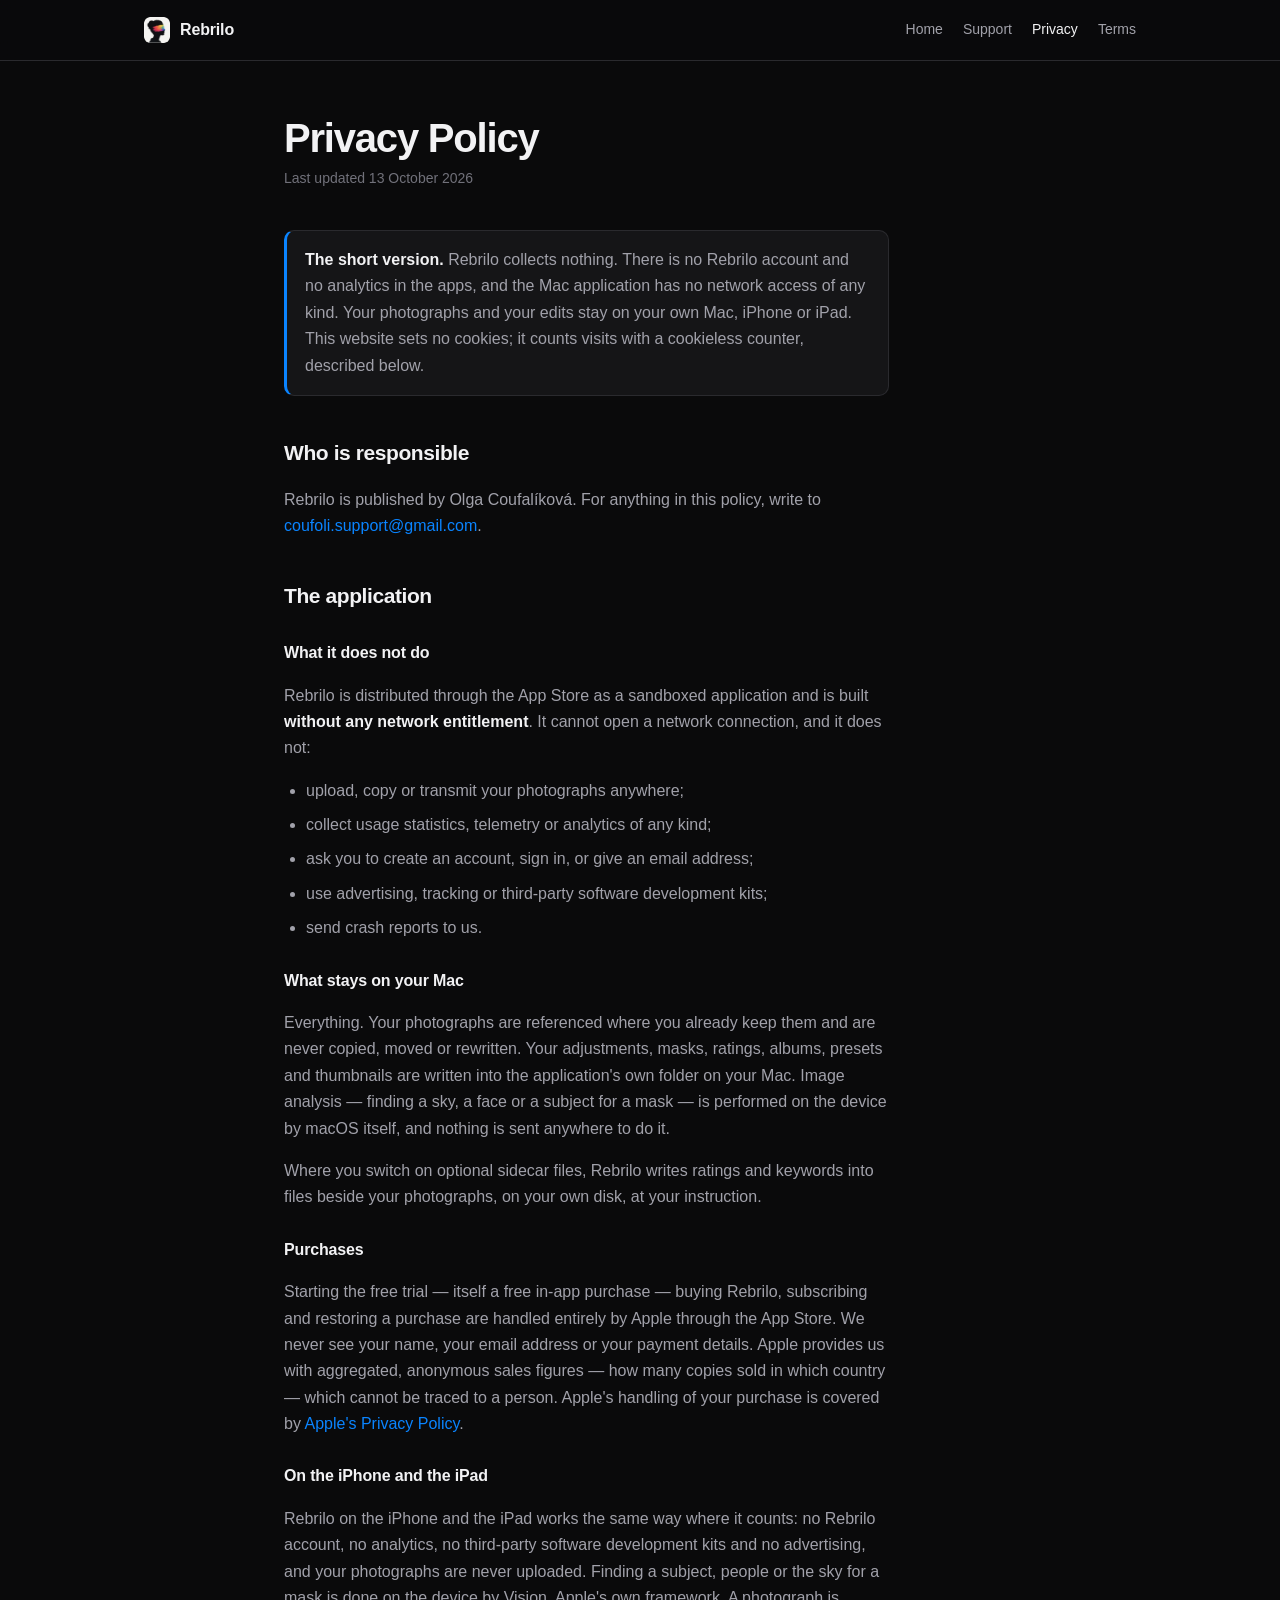
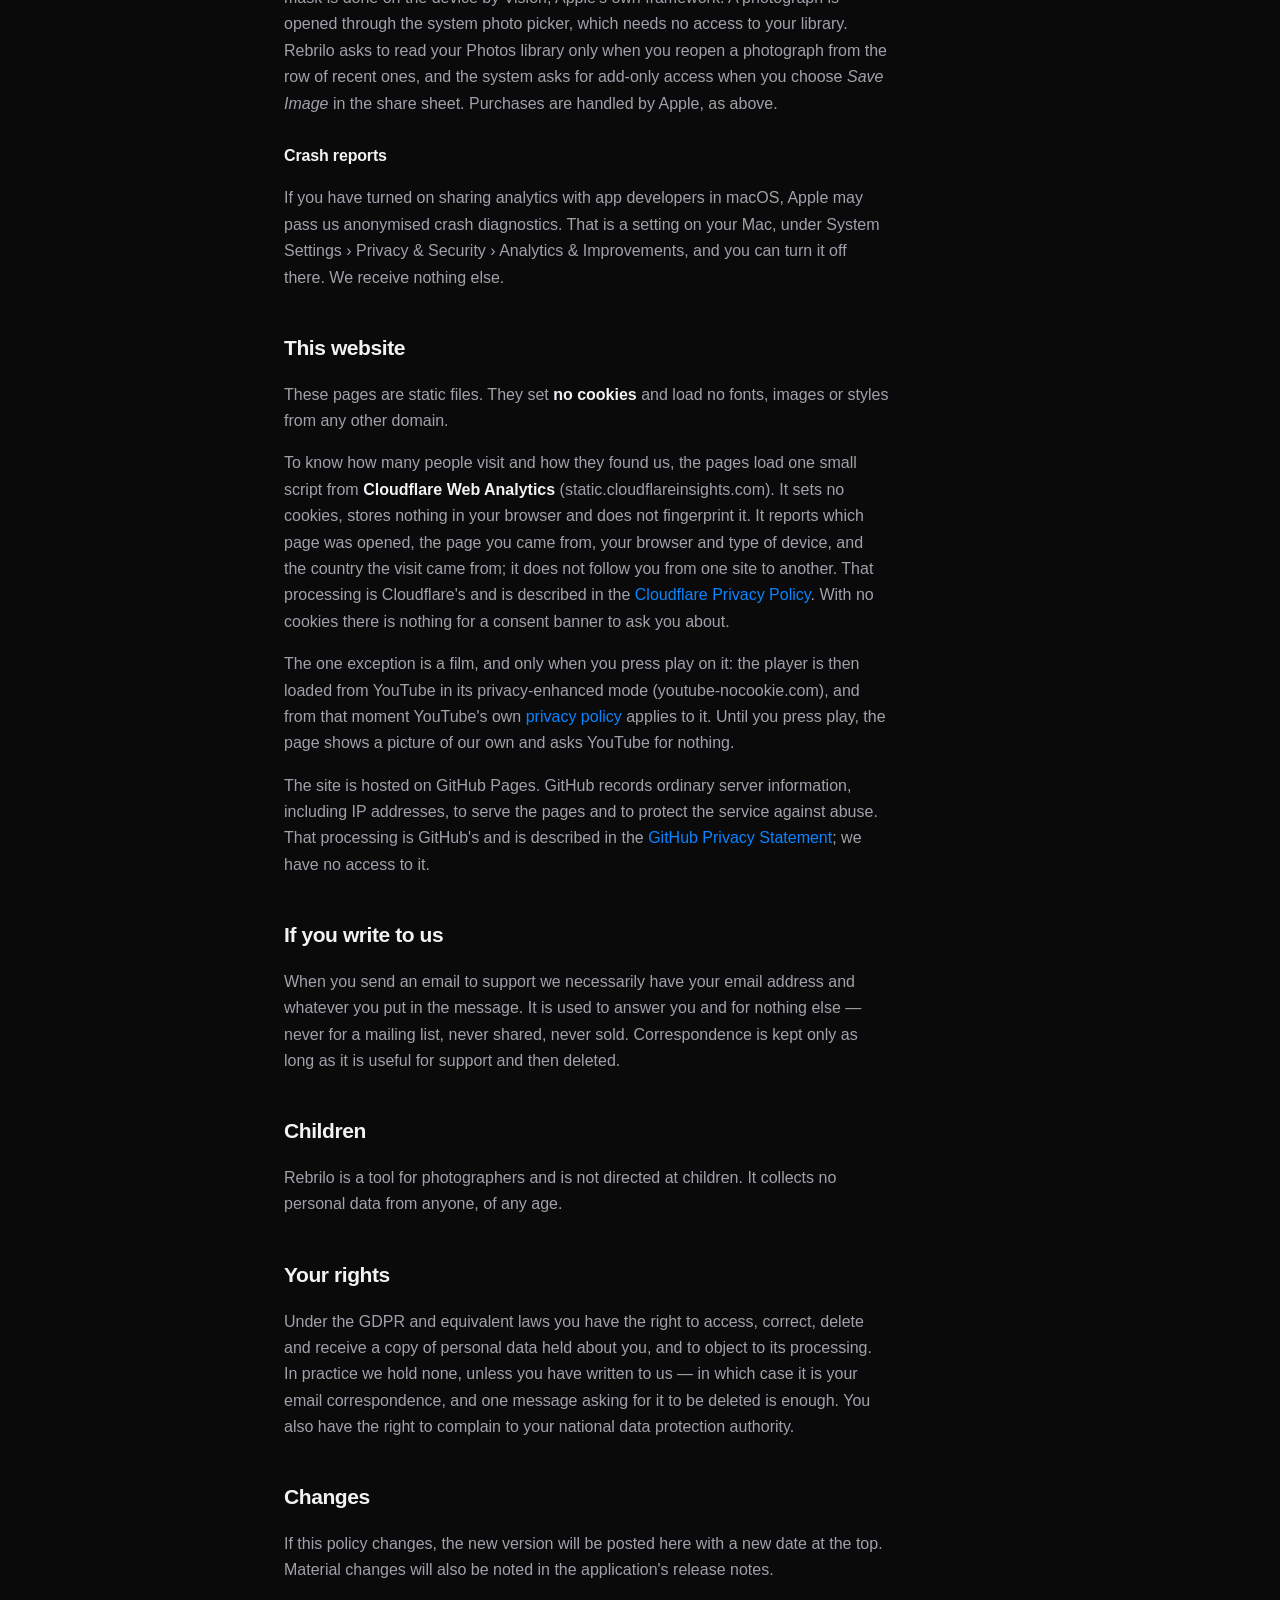
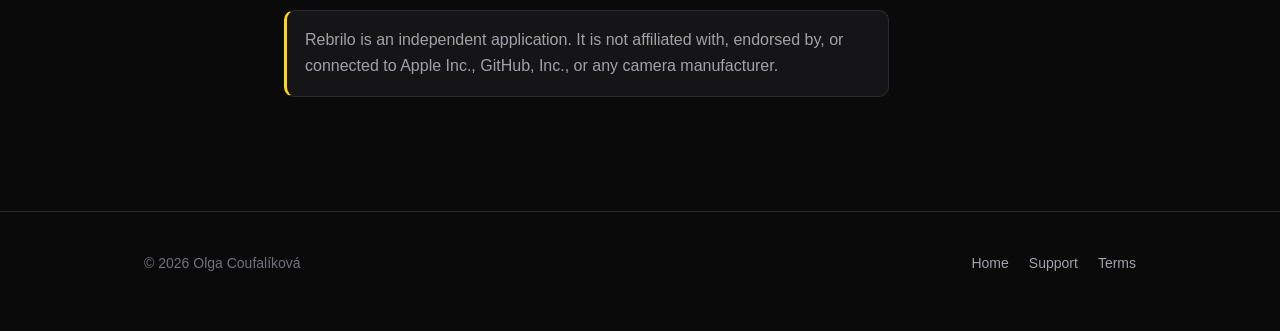
<file: privacy.html>
<!doctype html>
<html lang="en">
<head>
<meta charset="utf-8">
<meta name="viewport" content="width=device-width, initial-scale=1">
<title>Privacy Policy — Rebrilo</title>
<meta name="description" content="The Rebrilo apps collect nothing. No Rebrilo account, no analytics. Your photographs never leave your Mac, iPhone or iPad.">
<link rel="stylesheet" href="style.css">
<link rel="icon" href="assets/icon-rounded-128.png" type="image/png">
<link rel="canonical" href="https://rebrilo.com/privacy.html">
<meta property="og:site_name" content="Rebrilo">
</head>
<body>

<header class="bar">
  <div class="wrap">
    <a class="brand" href="index.html"><img src="assets/icon-rounded-128.png" alt=""> Rebrilo</a>
    <nav>
      <a href="index.html">Home</a>
      <a href="support.html">Support</a>
      <a href="privacy.html" aria-current="page">Privacy</a>
      <a href="terms.html">Terms</a>
    </nav>
  </div>
</header>

<main class="prose">
  <div class="wrap narrow">

    <h1>Privacy Policy</h1>
    <p class="updated">Last updated 13 October 2026</p>

    <div class="note">
      <p>
        <strong>The short version.</strong> Rebrilo collects nothing. There is no Rebrilo account and no analytics in
        the apps, and the Mac application has no network access of any kind. Your photographs and your edits stay on
        your own Mac, iPhone or iPad. This website sets no cookies; it counts visits with a cookieless counter,
        described below.
      </p>
    </div>

    <h2>Who is responsible</h2>
    <p>
      Rebrilo is published by Olga Coufalíková.
      For anything in this policy, write to
      <a href="mailto:coufoli.support@gmail.com">coufoli.support@gmail.com</a>.
    </p>

    <h2>The application</h2>

    <h3>What it does not do</h3>
    <p>
      Rebrilo is distributed through the App Store as a sandboxed application and is built <strong>without any
      network entitlement</strong>. It cannot open a network connection, and it does not:
    </p>
    <ul>
      <li>upload, copy or transmit your photographs anywhere;</li>
      <li>collect usage statistics, telemetry or analytics of any kind;</li>
      <li>ask you to create an account, sign in, or give an email address;</li>
      <li>use advertising, tracking or third-party software development kits;</li>
      <li>send crash reports to us.</li>
    </ul>

    <h3>What stays on your Mac</h3>
    <p>
      Everything. Your photographs are referenced where you already keep them and are never copied, moved or
      rewritten. Your adjustments, masks, ratings, albums, presets and thumbnails are written into the
      application's own folder on your Mac. Image analysis — finding a sky, a face or a subject for a mask — is
      performed on the device by macOS itself, and nothing is sent anywhere to do it.
    </p>
    <p>
      Where you switch on optional sidecar files, Rebrilo writes ratings and keywords into files beside your
      photographs, on your own disk, at your instruction.
    </p>

    <h3>Purchases</h3>
    <p>
      Starting the free trial — itself a free in-app purchase — buying Rebrilo, subscribing and restoring a
      purchase are handled entirely by Apple through the App Store. We never see your name, your email address
      or your payment details. Apple provides us with
      aggregated, anonymous sales figures — how many copies sold in which country — which cannot be traced to
      a person. Apple's handling of your purchase is covered by
      <a href="https://www.apple.com/legal/privacy/">Apple's Privacy Policy</a>.
    </p>

    <h3>On the iPhone and the iPad</h3>
    <p>
      Rebrilo on the iPhone and the iPad works the same way where it counts: no Rebrilo account, no analytics, no
      third-party software development kits and no advertising, and your photographs are never uploaded. Finding a
      subject, people or the sky for a mask is done on the device by Vision, Apple's own framework. A photograph is
      opened through the system photo picker, which needs no access to your library. Rebrilo asks to read your
      Photos library only when you reopen a photograph from the row of recent ones, and the system asks for
      add-only access when you choose <em>Save Image</em> in the share sheet. Purchases are handled by Apple, as
      above.
    </p>

    <h3>Crash reports</h3>
    <p>
      If you have turned on sharing analytics with app developers in macOS, Apple may pass us anonymised crash
      diagnostics. That is a setting on your Mac, under System Settings › Privacy &amp; Security › Analytics
      &amp; Improvements, and you can turn it off there. We receive nothing else.
    </p>

    <h2>This website</h2>
    <p>
      These pages are static files. They set <strong>no cookies</strong> and load no fonts, images or styles from
      any other domain.
    </p>
    <p>
      To know how many people visit and how they found us, the pages load one small script from
      <strong>Cloudflare Web Analytics</strong> (static.cloudflareinsights.com). It sets no cookies, stores nothing
      in your browser and does not fingerprint it. It reports which page was opened, the page you came from, your
      browser and type of device, and the country the visit came from; it does not follow you from one site to
      another. That processing is Cloudflare's and is described in the
      <a href="https://www.cloudflare.com/privacypolicy/">Cloudflare Privacy Policy</a>. With no cookies there is
      nothing for a consent banner to ask you about.
    </p>
    <p>
      The one exception is a film, and only when you press play on it: the player is then loaded from YouTube in
      its privacy-enhanced mode (youtube-nocookie.com), and from that moment YouTube's own
      <a href="https://policies.google.com/privacy">privacy policy</a> applies to it. Until you press play, the
      page shows a picture of our own and asks YouTube for nothing.
    </p>
    <p>
      The site is hosted on GitHub Pages. GitHub records ordinary server information, including IP addresses,
      to serve the pages and to protect the service against abuse. That processing is GitHub's and is described
      in the <a href="https://docs.github.com/site-policy/privacy-policies/github-general-privacy-statement">GitHub
      Privacy Statement</a>; we have no access to it.
    </p>

    <h2>If you write to us</h2>
    <p>
      When you send an email to support we necessarily have your email address and whatever you put in the
      message. It is used to answer you and for nothing else — never for a mailing list, never shared, never
      sold. Correspondence is kept only as long as it is useful for support and then deleted.
    </p>

    <h2>Children</h2>
    <p>
      Rebrilo is a tool for photographers and is not directed at children. It collects no personal data from
      anyone, of any age.
    </p>

    <h2>Your rights</h2>
    <p>
      Under the GDPR and equivalent laws you have the right to access, correct, delete and receive a copy of
      personal data held about you, and to object to its processing. In practice we hold none, unless you have
      written to us — in which case it is your email correspondence, and one message asking for it to be
      deleted is enough. You also have the right to complain to your national data protection authority.
    </p>

    <h2>Changes</h2>
    <p>
      If this policy changes, the new version will be posted here with a new date at the top. Material changes
      will also be noted in the application's release notes.
    </p>

    <div class="note amber">
      <p>
        Rebrilo is an independent application. It is not affiliated with, endorsed by, or connected to Apple
        Inc., GitHub, Inc., or any camera manufacturer.
      </p>
    </div>

  </div>
</main>

<footer>
  <div class="wrap">
    <div class="rows">
      <div>© <span id="year">2026</span> Olga Coufalíková</div>
      <nav>
        <a href="index.html">Home</a>
        <a href="support.html">Support</a>
        <a href="terms.html">Terms</a>
      </nav>
    </div>
  </div>
</footer>

<script>document.getElementById("year").textContent = new Date().getFullYear();</script>

<!-- Cloudflare Web Analytics --><script type='module' src='https://static.cloudflareinsights.com/beacon.min.js' data-cf-beacon='{"token": "fce58d77359540fca253104ffa999434"}'></script><!-- End Cloudflare Web Analytics -->
</body>
</html>
</file>
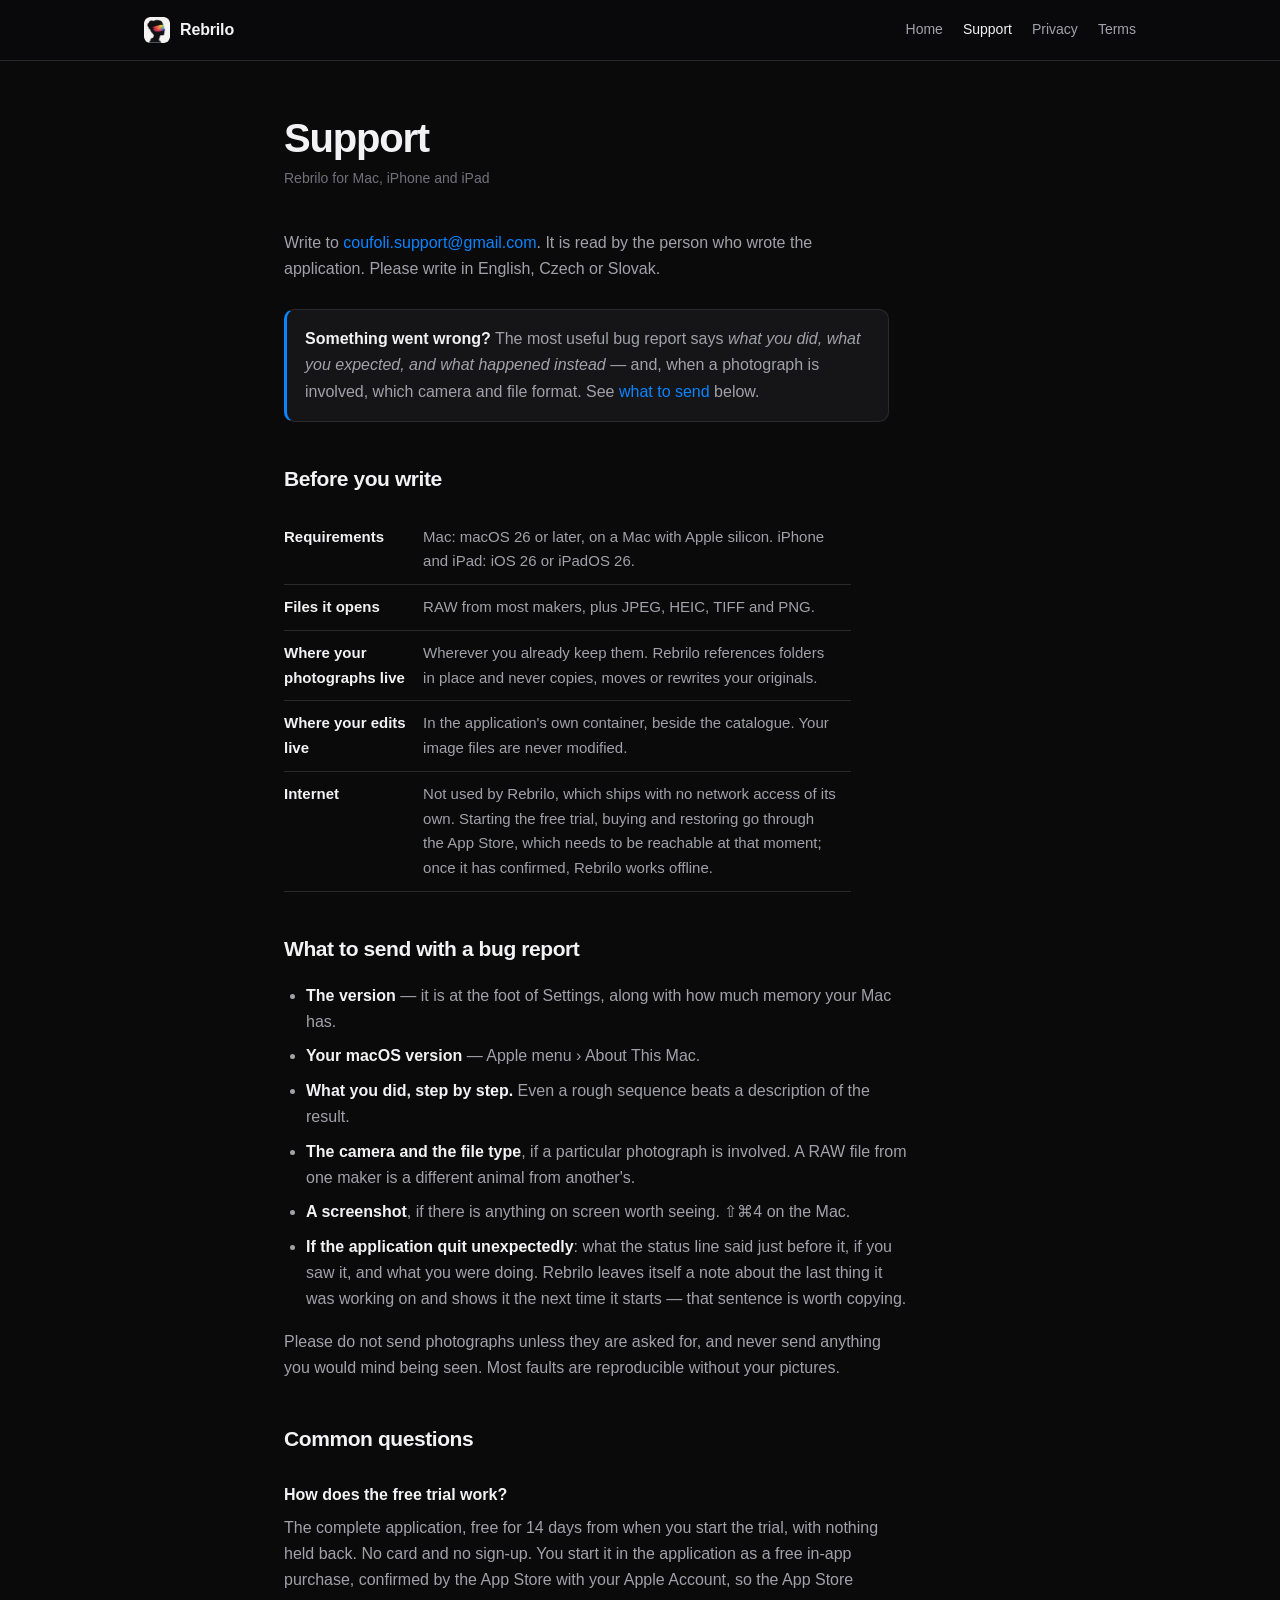
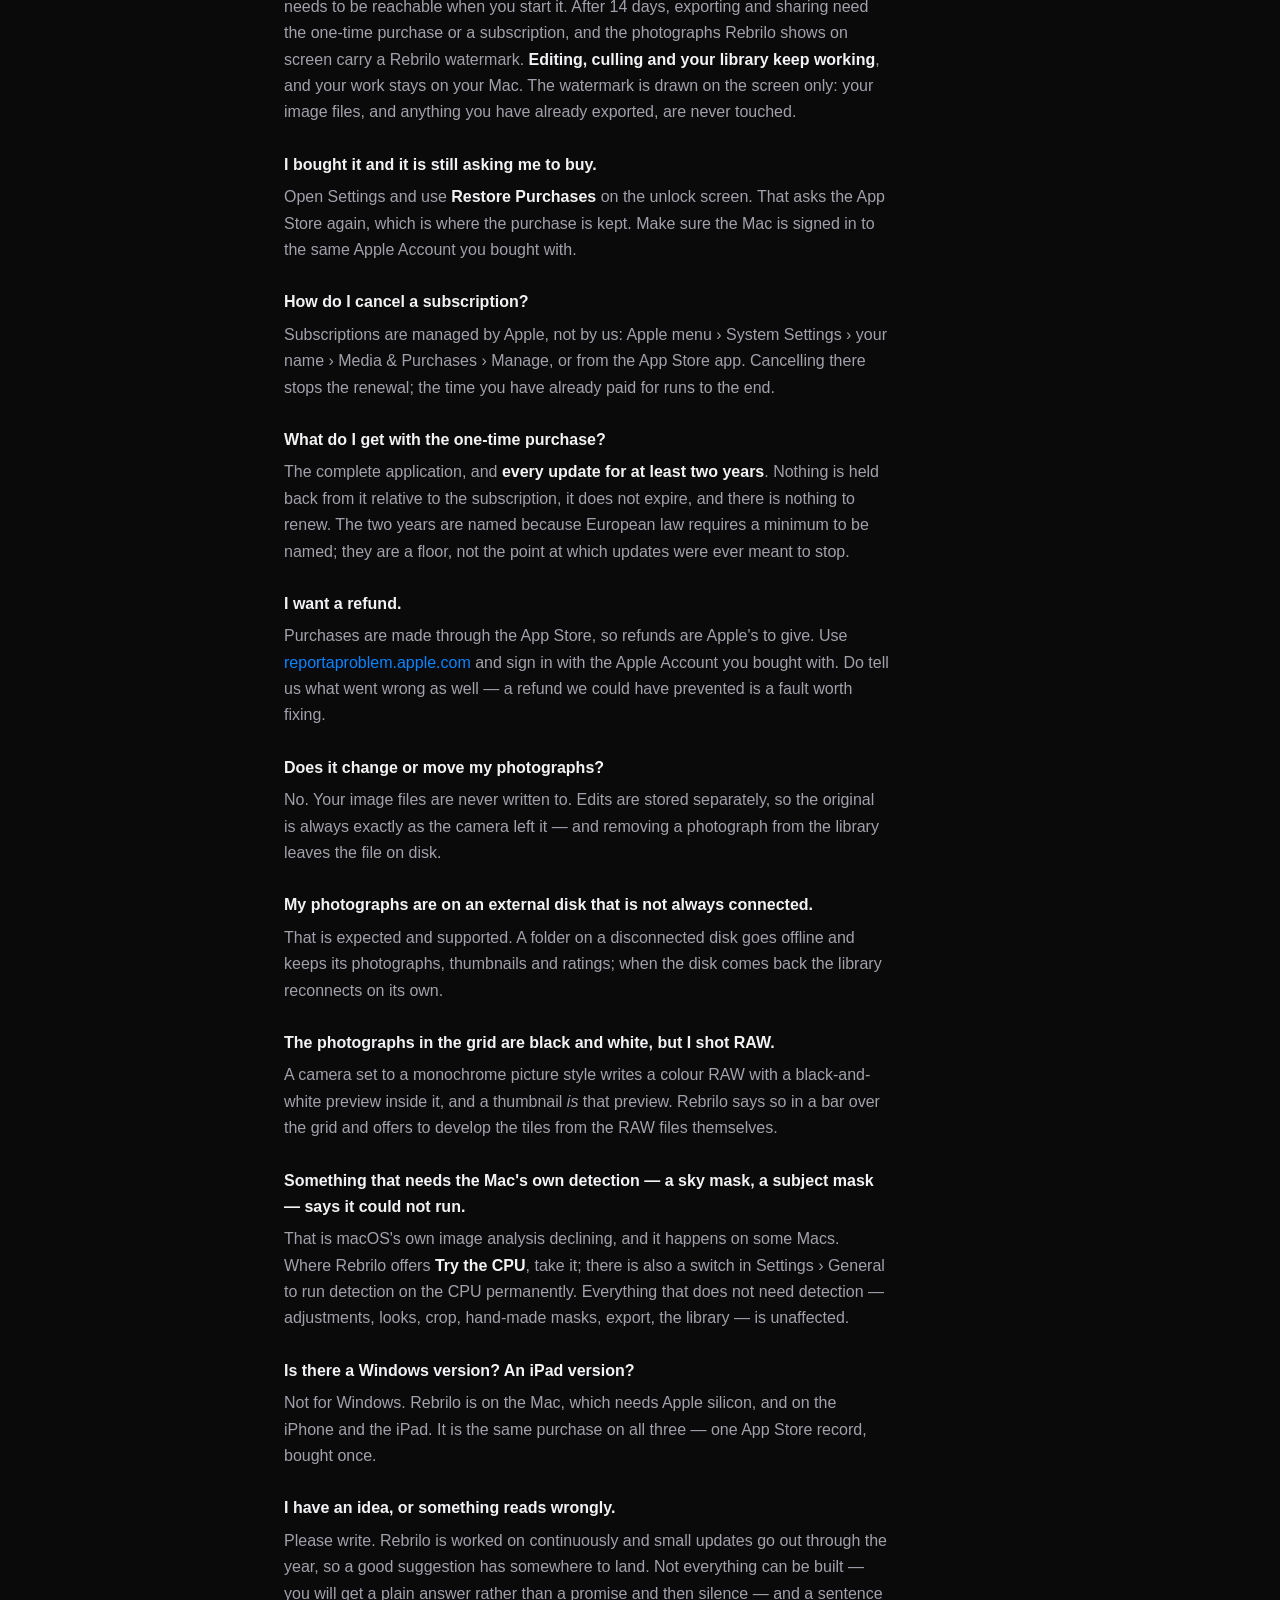
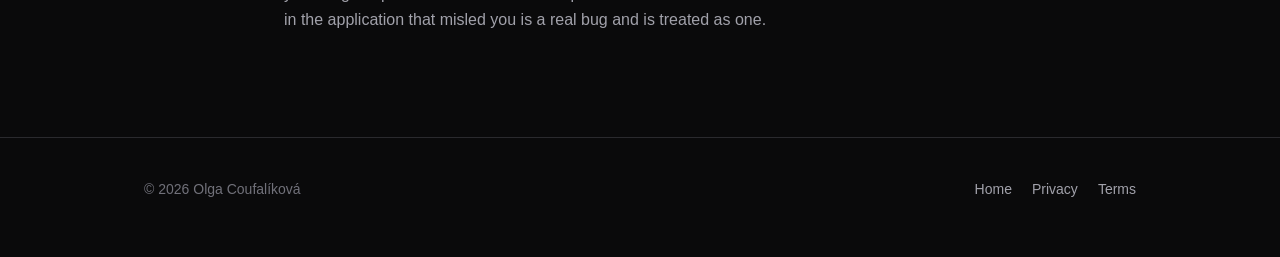
<file: support.html>
<!doctype html>
<html lang="en">
<head>
<meta charset="utf-8">
<meta name="viewport" content="width=device-width, initial-scale=1">
<title>Support — Rebrilo</title>
<meta name="description" content="Help with Rebrilo for Mac, iPhone and iPad: how to get in touch, what to send with a bug report, and answers to the questions that come up most.">
<link rel="stylesheet" href="style.css">
<link rel="icon" href="assets/icon-rounded-128.png" type="image/png">
<link rel="canonical" href="https://rebrilo.com/support.html">
<meta property="og:site_name" content="Rebrilo">
</head>
<body>

<header class="bar">
  <div class="wrap">
    <a class="brand" href="index.html"><img src="assets/icon-rounded-128.png" alt=""> Rebrilo</a>
    <nav>
      <a href="index.html">Home</a>
      <a href="support.html" aria-current="page">Support</a>
      <a href="privacy.html">Privacy</a>
      <a href="terms.html">Terms</a>
    </nav>
  </div>
</header>

<main class="prose">
  <div class="wrap narrow">

    <h1>Support</h1>
    <p class="updated">Rebrilo for Mac, iPhone and iPad</p>

    <p>
      Write to <a href="mailto:coufoli.support@gmail.com">coufoli.support@gmail.com</a>. It is read by the
      person who wrote the application. Please write in English, Czech or Slovak.
    </p>

    <div class="note">
      <p>
        <strong>Something went wrong?</strong> The most useful bug report says <em>what you did, what you
        expected, and what happened instead</em> — and, when a photograph is involved, which camera and file
        format. See <a href="#report">what to send</a> below.
      </p>
    </div>

    <h2>Before you write</h2>

    <table class="plain">
      <tr><th>Requirements</th><td>Mac: macOS 26 or later, on a Mac with Apple silicon. iPhone and iPad: iOS 26 or iPadOS 26.</td></tr>
      <tr><th>Files it opens</th><td>RAW from most makers, plus JPEG, HEIC, TIFF and PNG.</td></tr>
      <tr><th>Where your photographs live</th><td>Wherever you already keep them. Rebrilo references folders in place and never copies, moves or rewrites your originals.</td></tr>
      <tr><th>Where your edits live</th><td>In the application's own container, beside the catalogue. Your image files are never modified.</td></tr>
      <tr><th>Internet</th><td>Not used by Rebrilo, which ships with no network access of its own. Starting the free trial, buying and restoring go through the App Store, which needs to be reachable at that moment; once it has confirmed, Rebrilo works offline.</td></tr>
    </table>

    <h2 id="report">What to send with a bug report</h2>
    <ul>
      <li><strong>The version</strong> — it is at the foot of Settings, along with how much memory your Mac has.</li>
      <li><strong>Your macOS version</strong> — Apple menu › About This Mac.</li>
      <li><strong>What you did, step by step.</strong> Even a rough sequence beats a description of the result.</li>
      <li><strong>The camera and the file type</strong>, if a particular photograph is involved. A RAW file from
        one maker is a different animal from another's.</li>
      <li><strong>A screenshot</strong>, if there is anything on screen worth seeing. ⇧⌘4 on the Mac.</li>
      <li><strong>If the application quit unexpectedly</strong>: what the status line said just before it, if
        you saw it, and what you were doing. Rebrilo leaves itself a note about the last thing it was working
        on and shows it the next time it starts — that sentence is worth copying.</li>
    </ul>

    <p>
      Please do not send photographs unless they are asked for, and never send anything you would mind being
      seen. Most faults are reproducible without your pictures.
    </p>

    <h2>Common questions</h2>

    <dl class="faq">

      <dt>How does the free trial work?</dt>
      <dd>
        The complete application, free for 14 days from when you start the trial, with nothing held back. No
        card and no sign-up. You start it in the application as a free in-app purchase, confirmed by the App Store
        with your Apple Account, so the App Store needs to be reachable when you start it. After 14 days, exporting and sharing need the one-time purchase or a subscription, and the
        photographs Rebrilo shows on screen carry a Rebrilo watermark. <strong>Editing, culling and your library
        keep working</strong>, and your work stays on your Mac. The watermark is drawn on the screen only: your
        image files, and anything you have already exported, are never touched.
      </dd>

      <dt>I bought it and it is still asking me to buy.</dt>
      <dd>
        Open Settings and use <strong>Restore Purchases</strong> on the unlock screen. That asks the App Store
        again, which is where the purchase is kept. Make sure the Mac is signed in to the same Apple Account
        you bought with.
      </dd>

      <dt>How do I cancel a subscription?</dt>
      <dd>
        Subscriptions are managed by Apple, not by us: Apple menu › System Settings › your name › Media &amp;
        Purchases › Manage, or from the App Store app. Cancelling there stops the renewal; the time you have
        already paid for runs to the end.
      </dd>

      <dt>What do I get with the one-time purchase?</dt>
      <dd>
        The complete application, and <strong>every update for at least two years</strong>.
        Nothing is held back from it relative to the subscription, it does not expire, and there is nothing to
        renew. The two years are named because European law requires a minimum to be named; they are a floor,
        not the point at which updates were ever meant to stop.
      </dd>

      <dt>I want a refund.</dt>
      <dd>
        Purchases are made through the App Store, so refunds are Apple's to give. Use
        <a href="https://reportaproblem.apple.com">reportaproblem.apple.com</a> and sign in with the Apple
        Account you bought with. Do tell us what went wrong as well — a refund we could have prevented is a
        fault worth fixing.
      </dd>

      <dt>Does it change or move my photographs?</dt>
      <dd>
        No. Your image files are never written to. Edits are stored separately, so the original is always
        exactly as the camera left it — and removing a photograph from the library leaves the file on disk.
      </dd>

      <dt>My photographs are on an external disk that is not always connected.</dt>
      <dd>
        That is expected and supported. A folder on a disconnected disk goes offline and keeps its
        photographs, thumbnails and ratings; when the disk comes back the library reconnects on its own.
      </dd>

      <dt>The photographs in the grid are black and white, but I shot RAW.</dt>
      <dd>
        A camera set to a monochrome picture style writes a colour RAW with a black-and-white preview inside
        it, and a thumbnail <em>is</em> that preview. Rebrilo says so in a bar over the grid and offers to
        develop the tiles from the RAW files themselves.
      </dd>

      <dt>Something that needs the Mac's own detection — a sky mask, a subject mask — says it could not run.</dt>
      <dd>
        That is macOS's own image analysis declining, and it happens on some Macs. Where Rebrilo offers
        <strong>Try the CPU</strong>, take it; there is also a switch in Settings › General to run detection on
        the CPU permanently. Everything that does not need detection — adjustments, looks, crop, hand-made
        masks, export, the library — is unaffected.
      </dd>

      <dt>Is there a Windows version? An iPad version?</dt>
      <dd>
        Not for Windows. Rebrilo is on the Mac, which needs Apple silicon, and on the iPhone and the iPad. It is
        the same purchase on all three — one App Store record, bought once.
      </dd>

      <dt>I have an idea, or something reads wrongly.</dt>
      <dd>
        Please write. Rebrilo is worked on continuously and small updates go out through the year, so a good
        suggestion has somewhere to land. Not everything can be built — you will get a plain answer rather
        than a promise and then silence — and a sentence in the application that misled you is a real bug and
        is treated as one.
      </dd>

    </dl>


  </div>
</main>

<footer>
  <div class="wrap">
    <div class="rows">
      <div>© <span id="year">2026</span> Olga Coufalíková</div>
      <nav>
        <a href="index.html">Home</a>
        <a href="privacy.html">Privacy</a>
        <a href="terms.html">Terms</a>
      </nav>
    </div>
  </div>
</footer>

<script>document.getElementById("year").textContent = new Date().getFullYear();</script>

<!-- Cloudflare Web Analytics --><script type='module' src='https://static.cloudflareinsights.com/beacon.min.js' data-cf-beacon='{"token": "fce58d77359540fca253104ffa999434"}'></script><!-- End Cloudflare Web Analytics -->
</body>
</html>
</file>
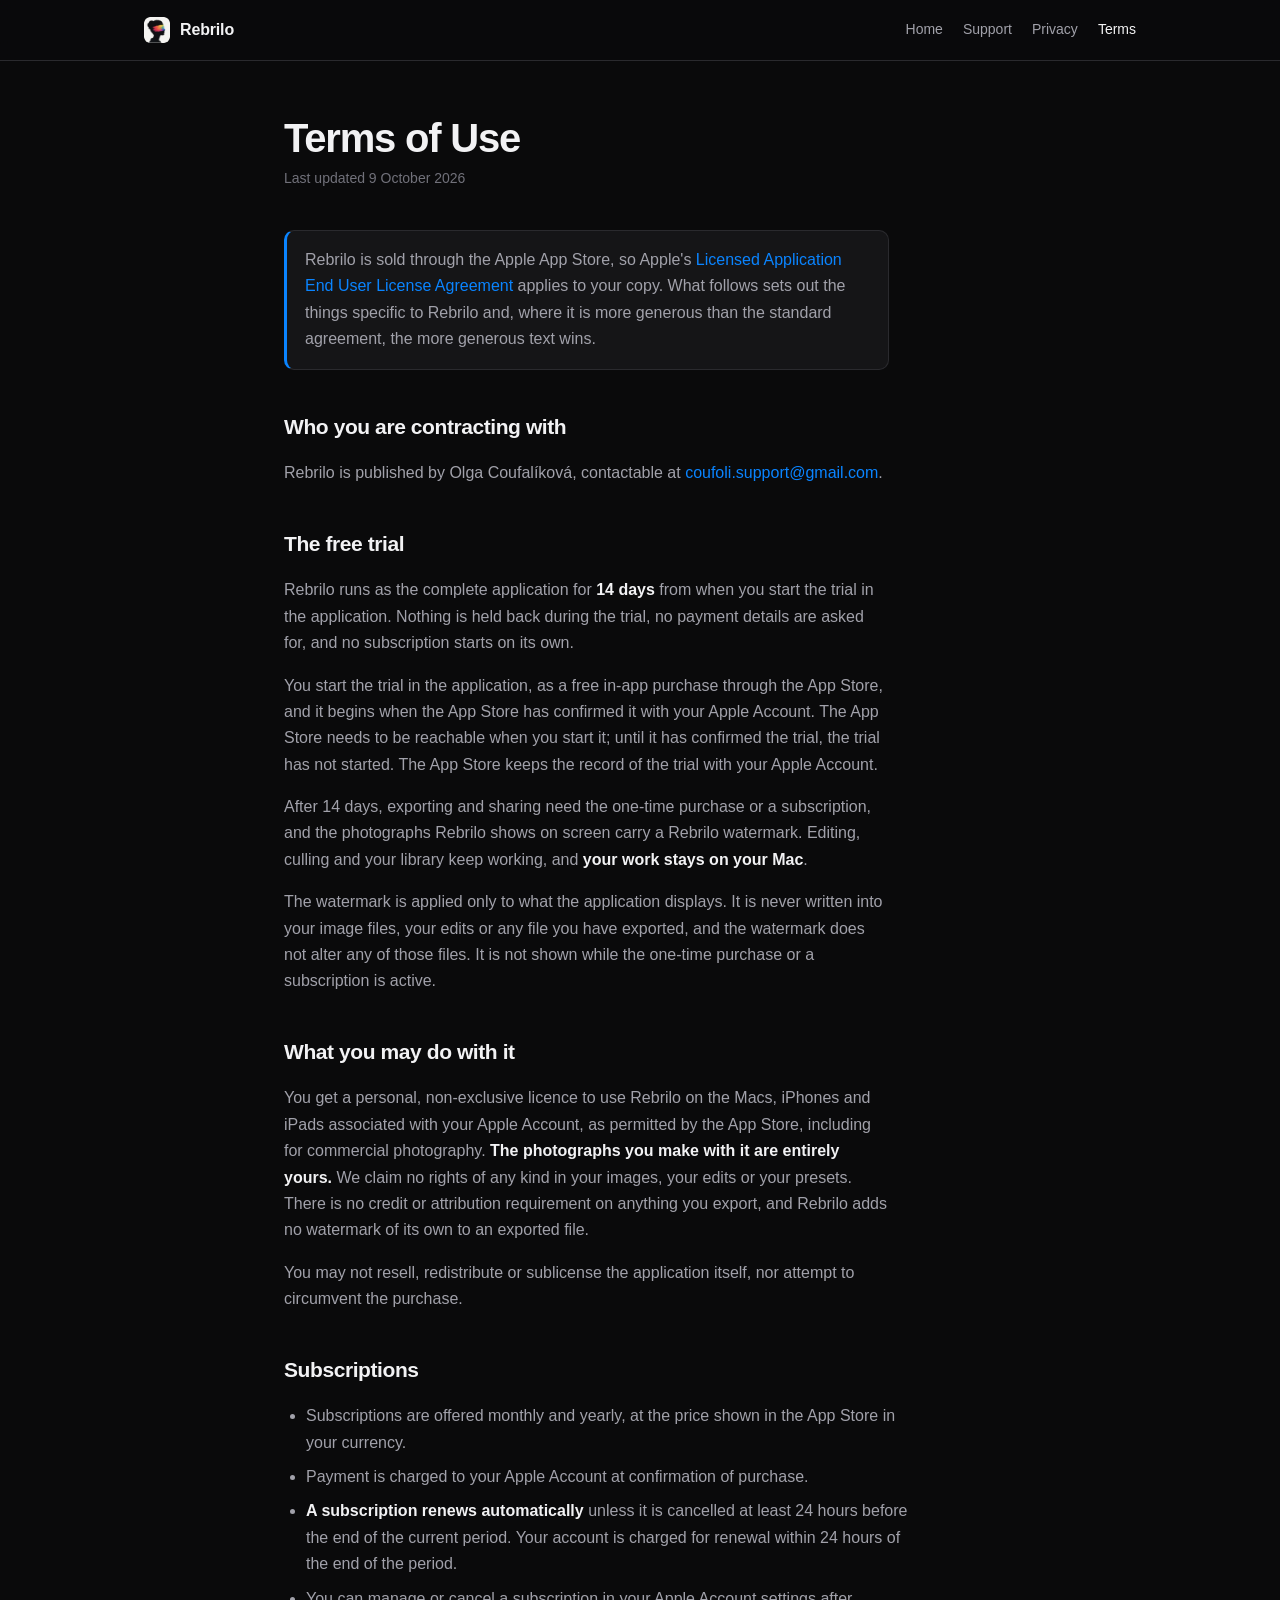
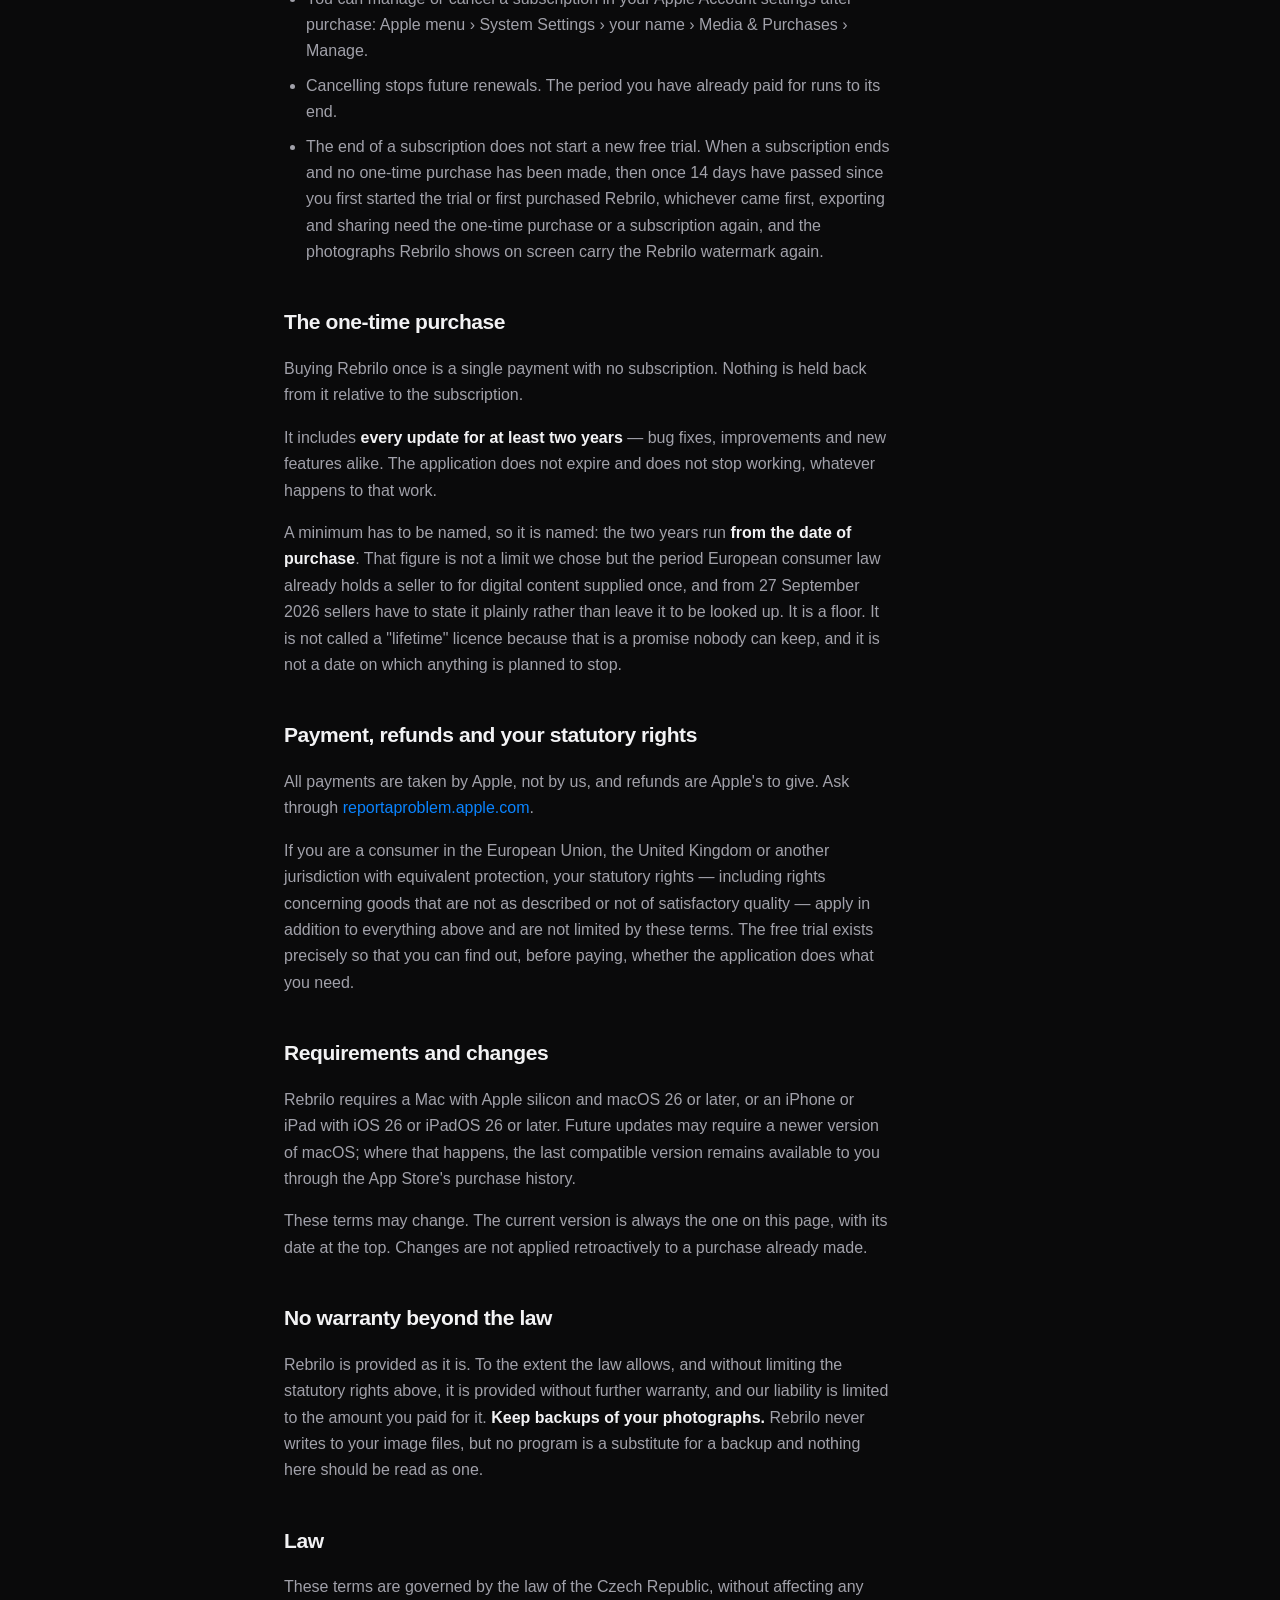
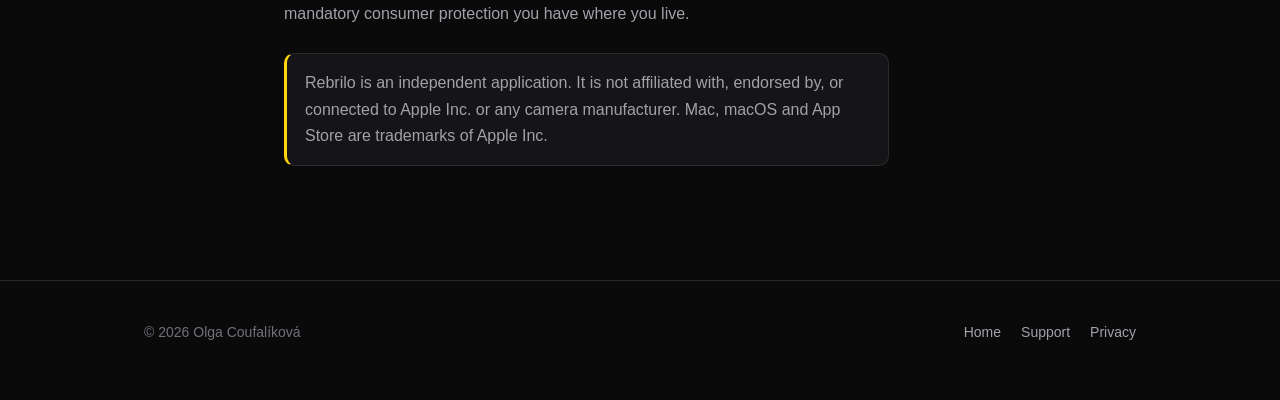
<file: terms.html>
<!doctype html>
<html lang="en">
<head>
<meta charset="utf-8">
<meta name="viewport" content="width=device-width, initial-scale=1">
<title>Terms of Use — Rebrilo</title>
<meta name="description" content="Terms of use for Rebrilo: the licence, the subscription, the one-time purchase and its update commitment.">
<link rel="stylesheet" href="style.css">
<link rel="icon" href="assets/icon-rounded-128.png" type="image/png">
<link rel="canonical" href="https://rebrilo.com/terms.html">
<meta property="og:site_name" content="Rebrilo">
</head>
<body>

<header class="bar">
  <div class="wrap">
    <a class="brand" href="index.html"><img src="assets/icon-rounded-128.png" alt=""> Rebrilo</a>
    <nav>
      <a href="index.html">Home</a>
      <a href="support.html">Support</a>
      <a href="privacy.html">Privacy</a>
      <a href="terms.html" aria-current="page">Terms</a>
    </nav>
  </div>
</header>

<main class="prose">
  <div class="wrap narrow">

    <h1>Terms of Use</h1>
    <p class="updated">Last updated 9 October 2026</p>

    <div class="note">
      <p>
        Rebrilo is sold through the Apple App Store, so Apple's
        <a href="https://www.apple.com/legal/internet-services/itunes/dev/stdeula/">Licensed Application End
        User License Agreement</a> applies to your copy. What follows sets out the things specific to Rebrilo
        and, where it is more generous than the standard agreement, the more generous text wins.
      </p>
    </div>

    <h2>Who you are contracting with</h2>
    <p>
      Rebrilo is published by Olga Coufalíková, contactable at <a href="mailto:coufoli.support@gmail.com">coufoli.support@gmail.com</a>.
    </p>

    <h2>The free trial</h2>
    <p>
      Rebrilo runs as the complete application for <strong>14 days</strong> from when you start the trial in the
      application. Nothing is held back during the trial, no payment details are asked for, and no subscription
      starts on its own.
    </p>
    <p>
      You start the trial in the application, as a free in-app purchase through the App Store, and it begins when
      the App Store has confirmed it with your Apple Account. The App Store needs to be reachable when you start
      it; until it has confirmed the trial, the trial has not started. The App Store keeps the record of the
      trial with your Apple Account.
    </p>
    <p>
      After 14 days, exporting and sharing need the one-time purchase or a subscription, and the photographs
      Rebrilo shows on screen carry a Rebrilo watermark. Editing, culling and your library keep working, and
      <strong>your work stays on your Mac</strong>.
    </p>
    <p>
      The watermark is applied only to what the application displays. It is never written into your image
      files, your edits or any file you have exported, and the watermark does not alter any of those files.
      It is not shown while the one-time purchase or a subscription is active.
    </p>

    <h2>What you may do with it</h2>
    <p>
      You get a personal, non-exclusive licence to use Rebrilo on the Macs, iPhones and iPads associated with your Apple Account,
      as permitted by the App Store, including for commercial photography. <strong>The photographs you make
      with it are entirely yours.</strong> We claim no rights of any kind in your images, your edits or your
      presets. There is no credit or attribution requirement on anything you export, and Rebrilo adds no
      watermark of its own to an exported file.
    </p>
    <p>
      You may not resell, redistribute or sublicense the application itself, nor attempt to circumvent the
      purchase.
    </p>

    <h2>Subscriptions</h2>
    <ul>
      <li>Subscriptions are offered monthly and yearly, at the price shown in the App Store in your currency.</li>
      <li>Payment is charged to your Apple Account at confirmation of purchase.</li>
      <li><strong>A subscription renews automatically</strong> unless it is cancelled at least 24 hours before
        the end of the current period. Your account is charged for renewal within 24 hours of the end of the
        period.</li>
      <li>You can manage or cancel a subscription in your Apple Account settings after purchase: Apple menu › System Settings › your name › Media &amp; Purchases › Manage.</li>
      <li>Cancelling stops future renewals. The period you have already paid for runs to its end.</li>
      <li>The end of a subscription does not start a new free trial. When a subscription ends and no one-time
        purchase has been made, then once 14 days have passed since you first started the trial or first
        purchased Rebrilo, whichever came first, exporting and sharing need the one-time purchase or a
        subscription again, and the photographs Rebrilo shows on screen carry the Rebrilo watermark again.</li>
    </ul>

    <h2>The one-time purchase</h2>
    <p>
      Buying Rebrilo once is a single payment with no subscription. Nothing is held back from it relative to
      the subscription.
    </p>
    <p>
      It includes <strong>every update for at least two years</strong> — bug fixes, improvements and new features alike. The application does not expire and does not stop working, whatever
      happens to that work.
    </p>
    <p>
      A minimum has to be named, so it is named: the two years run <strong>from the date of purchase</strong>.
      That figure is not a limit we chose but the period European consumer law already holds a seller to for
      digital content supplied once, and from 27 September 2026 sellers have to state it plainly rather than
      leave it to be looked up. It is a floor. It is not called a "lifetime" licence because that is a promise
      nobody can keep, and it is not a date on which anything is planned to stop.
    </p>

    <h2>Payment, refunds and your statutory rights</h2>
    <p>
      All payments are taken by Apple, not by us, and refunds are Apple's to give. Ask through
      <a href="https://reportaproblem.apple.com">reportaproblem.apple.com</a>.
    </p>
    <p>
      If you are a consumer in the European Union, the United Kingdom or another jurisdiction with equivalent
      protection, your statutory rights — including rights concerning goods that are not as described or not
      of satisfactory quality — apply in addition to everything above and are not limited by these terms. The
      free trial exists precisely so that you can find out, before paying, whether the application does what
      you need.
    </p>

    <h2>Requirements and changes</h2>
    <p>
      Rebrilo requires a Mac with Apple silicon and macOS 26 or later, or an iPhone or iPad with iOS 26 or iPadOS 26 or later. Future updates may require a newer
      version of macOS; where that happens, the last compatible version remains available to you through the App Store's purchase history.
    </p>
    <p>
      These terms may change. The current version is always the one on this page, with its date at the top.
      Changes are not applied retroactively to a purchase already made.
    </p>

    <h2>No warranty beyond the law</h2>
    <p>
      Rebrilo is provided as it is. To the extent the law allows, and without limiting the statutory rights
      above, it is provided without further warranty, and our liability is limited to the amount you paid for
      it. <strong>Keep backups of your photographs.</strong> Rebrilo never writes to your image files, but no
      program is a substitute for a backup and nothing here should be read as one.
    </p>

    <h2>Law</h2>
    <p>
      These terms are governed by the law of the Czech Republic, without affecting any mandatory
      consumer protection you have where you live.
    </p>

    <div class="note amber">
      <p>
        Rebrilo is an independent application. It is not affiliated with, endorsed by, or connected to Apple
        Inc. or any camera manufacturer. Mac, macOS and App Store are trademarks of Apple Inc.
      </p>
    </div>

  </div>
</main>

<footer>
  <div class="wrap">
    <div class="rows">
      <div>© <span id="year">2026</span> Olga Coufalíková</div>
      <nav>
        <a href="index.html">Home</a>
        <a href="support.html">Support</a>
        <a href="privacy.html">Privacy</a>
      </nav>
    </div>
  </div>
</footer>

<script>document.getElementById("year").textContent = new Date().getFullYear();</script>

<!-- Cloudflare Web Analytics --><script type='module' src='https://static.cloudflareinsights.com/beacon.min.js' data-cf-beacon='{"token": "fce58d77359540fca253104ffa999434"}'></script><!-- End Cloudflare Web Analytics -->
</body>
</html>
</file>
<file: style.css>
:root {
  color-scheme: dark;
  --ink:        #f2f2f4;
  --ink-dim:    #a1a1aa;
  --ink-faint:  #71717a;
  --ground:     #0a0a0b;
  --panel:      #151517;
  --panel-2:    #1d1d20;
  --line:       #2a2a2e;
  --accent:     #0a84ff;
  --amber:      #ffd60a;
  --measure: 68ch;
  --page: 1040px;
  --radius: 14px;
}
*, *::before, *::after { box-sizing: border-box; }
html { -webkit-text-size-adjust: 100%; }
body {
  margin: 0;
  background: var(--ground);
  color: var(--ink);
  font: 16px/1.65 -apple-system, BlinkMacSystemFont, "Segoe UI", Roboto, Helvetica, Arial, sans-serif;
  font-feature-settings: "kern" 1;
  -webkit-font-smoothing: antialiased;
}
img { max-width: 100%; height: auto; display: block; }
a { color: var(--accent); text-decoration: none; }
a:hover { text-decoration: underline; }
.wrap { max-width: var(--page); margin: 0 auto; padding: 0 24px; }
.narrow { max-width: 760px; }
/* ---------- top bar ---------- */
.bar {
  position: sticky; top: 0; z-index: 10;
  background: rgba(10,10,11,.82);
  backdrop-filter: saturate(160%) blur(14px);
  -webkit-backdrop-filter: saturate(160%) blur(14px);
  border-bottom: 1px solid var(--line);
}
.bar .wrap { display: flex; align-items: center; gap: 18px; min-height: 60px; padding: 8px 24px; }
.brand { display: flex; align-items: center; gap: 10px; color: var(--ink); font-weight: 600; letter-spacing: -.01em; }
.brand:hover { text-decoration: none; }
.brand img { width: 26px; height: 26px; border-radius: 6px; }
.bar nav { margin-left: auto; display: flex; gap: 20px; flex-wrap: wrap; }
.bar nav a { color: var(--ink-dim); font-size: 14px; }
.bar nav a:hover { color: var(--ink); text-decoration: none; }
.bar nav a[aria-current="page"] { color: var(--ink); }
/* ---------- pictures ---------- */
.shot { margin: 0; }
.shot img {
  display: block; width: 100%; height: auto;
  border: 1px solid var(--line); border-radius: var(--radius);
  background: var(--panel);
}
.shot figcaption { color: var(--ink-faint); font-size: 14px; margin-top: 12px; max-width: var(--measure); }
.shot.bleed { margin-top: -20px; }
.fade { position: relative; }
.fade .after { position: absolute; inset: 0; animation: fade-ba 8s ease-in-out infinite; }
@keyframes fade-ba { 0%, 30% { opacity: 0 } 44%, 86% { opacity: 1 } 100% { opacity: 0 } }
@media (prefers-reduced-motion: reduce) {
  .fade .after { animation: none; opacity: 1 }
}
.pair { display: grid; gap: 26px; grid-template-columns: minmax(0, 5fr) minmax(0, 7fr); align-items: center; }
.pair .shot img { border-radius: var(--radius); }
/* ---------- one photograph, many looks ---------- */
.look-grid { display: grid; gap: 18px 14px; grid-template-columns: repeat(4, minmax(0, 1fr)); }
.look-grid figure { margin: 0; }
.look-grid img {
  display: block; width: 100%; height: auto; border-radius: 10px;
  border: 1px solid var(--line); background: var(--panel);
}
.look-grid figcaption { margin-top: 8px; font-size: 14px; font-weight: 560; color: var(--ink); line-height: 1.3; }
.look-grid .kicker {
  display: block; font-size: 11px; font-weight: 600; letter-spacing: .08em; text-transform: uppercase;
  color: var(--ink-faint); margin-bottom: 2px;
}
@media (max-width: 640px) { .look-grid { grid-template-columns: repeat(2, minmax(0, 1fr)); } }
.credit { margin: 18px 0 0; color: var(--ink-dim); font-size: 13px; line-height: 1.5; }
.credit b { color: var(--ink); font-weight: 600; }
/* ---------- one set, several looks ---------- */
#looks-set input[type=radio] { position: absolute; opacity: 0; width: 1px; height: 1px; pointer-events: none; }
.set-switch { display: flex; flex-wrap: wrap; gap: 8px; margin: 0 0 18px; }
.set-switch label {
  cursor: pointer; user-select: none; font-size: 14px; font-weight: 560; letter-spacing: .01em;
  padding: 8px 16px; border-radius: 999px; border: 1px solid var(--line); color: var(--ink-dim);
  transition: background .2s, color .2s, border-color .2s;
}
.set-switch label:hover { color: var(--ink); border-color: var(--ink-faint); }
.set-view { display: grid; margin: 0; }
.set-view img { grid-area: 1 / 1; width: 100%; height: auto; display: block; opacity: 0; transition: opacity .45s ease; }
.set-caption { display: grid; margin-top: 14px; }
.set-caption p {
  grid-area: 1 / 1; margin: 0; color: var(--ink-dim); font-size: 15px; max-width: var(--measure);
  opacity: 0; transition: opacity .3s ease;
}
#set-original:checked ~ .set-view .on-original, #set-original:checked ~ .set-caption .on-original,
#set-noir:checked ~ .set-view .on-noir, #set-noir:checked ~ .set-caption .on-noir,
#set-cinematic:checked ~ .set-view .on-cinematic, #set-cinematic:checked ~ .set-caption .on-cinematic,
#set-airy:checked ~ .set-view .on-airy, #set-airy:checked ~ .set-caption .on-airy { opacity: 1; }
#set-original:checked ~ .set-switch label[for=set-original],
#set-noir:checked ~ .set-switch label[for=set-noir],
#set-cinematic:checked ~ .set-switch label[for=set-cinematic],
#set-airy:checked ~ .set-switch label[for=set-airy] { background: var(--ink); color: var(--ground); border-color: var(--ink); }
#set-original:focus-visible ~ .set-switch label[for=set-original],
#set-noir:focus-visible ~ .set-switch label[for=set-noir],
#set-cinematic:focus-visible ~ .set-switch label[for=set-cinematic],
#set-airy:focus-visible ~ .set-switch label[for=set-airy] { outline: 2px solid var(--accent); outline-offset: 2px; }
@media (prefers-reduced-motion: reduce) { .set-view img, .set-caption p { transition: none; } }
/* ---------- the tour: a picture, then what it is ---------- */
.feat { margin: 0 0 68px; }
.feat:last-of-type { margin-bottom: 34px; }
.feat img {
  border: 1px solid var(--line); border-radius: var(--radius); background: var(--panel); width: 100%;
}
.feat figcaption, .feat .feat-cap {
  color: var(--ink-dim); font-size: 15.5px; line-height: 1.62;
  margin: 16px 0 0; max-width: var(--measure);
}
.feat figcaption b, .feat .feat-cap b { color: var(--ink); font-weight: 600; }
.feat em { color: var(--ink); font-style: italic; }
.feat-pair { display: grid; grid-template-columns: 1fr 1fr; gap: 14px; align-items: start; }
.feat-note {
  color: var(--ink-faint); font-size: 14px; line-height: 1.6;
  max-width: var(--measure); margin: 0;
}
/* ---------- iPhone and iPad, side by side: the two pictures end up the same height ---------- */
.device-pair { display: grid; grid-template-columns: 2.9fr 1fr; gap: 14px; align-items: start; }
.device-pair img { display: block; width: 100%; height: auto; }
@media (max-width: 640px) {
  .device-pair { grid-template-columns: 1fr; gap: 14px; }
  .device-pair .device-iphone { width: 62%; margin: 0 auto; }
}
/* ---------- hero ---------- */
.hero { padding: 88px 0 64px; position: relative; overflow: hidden; }
.hero::before {
  content: ""; position: absolute; inset: -40% -20% auto -20%; height: 620px; z-index: -1;
  background:
    radial-gradient(46% 60% at 18% 40%, rgba(236,72,153,.20), transparent 70%),
    radial-gradient(44% 58% at 52% 24%, rgba(245,158,11,.18), transparent 70%),
    radial-gradient(46% 62% at 82% 46%, rgba(16,185,129,.16), transparent 70%),
    radial-gradient(60% 70% at 50% 86%, rgba(59,130,246,.20), transparent 72%);
  filter: blur(20px);
}
.hero img.mark { width: 96px; height: 96px; border-radius: 22px; margin-bottom: 26px; }
h1 {
  font-size: clamp(38px, 6vw, 60px); line-height: 1.05; letter-spacing: -.03em;
  margin: 0 0 18px; font-weight: 700; max-width: 16ch;
}
.lede { font-size: clamp(18px, 2.2vw, 21px); line-height: 1.55; color: var(--ink-dim); max-width: 56ch; margin: 0 0 12px; }
.sub { color: var(--ink-faint); max-width: 56ch; margin: 0 0 32px; }
.cta { display: flex; gap: 12px; flex-wrap: wrap; align-items: center; }
.btn {
  display: inline-block; padding: 12px 22px; border-radius: 999px;
  background: var(--accent); color: #fff; font-weight: 600; font-size: 15px;
  border: 1px solid transparent;
}
.btn:hover { text-decoration: none; filter: brightness(1.08); }
.btn.ghost { background: transparent; color: var(--ink); border-color: var(--line); }
.btn.ghost:hover { background: var(--panel-2); filter: none; }
.cta small { color: var(--ink-faint); font-size: 13px; }
.btn.soon {
  background: transparent; color: var(--ink-dim); border-color: var(--line);
  border-style: dashed; cursor: default;
}
.btn.soon:hover { filter: none; }
.cta-note { color: var(--ink-faint); font-size: 13px; margin: 14px 0 0; max-width: var(--measure); }
/* What's new, under the buttons: the one thing worth saying before the page starts. */
.news {
  margin: 34px 0 0; max-width: var(--measure); padding: 20px 22px;
  background: var(--panel); border: 1px solid var(--line); border-left: 3px solid var(--amber); border-radius: 12px;
}
.news .news-head { font-size: clamp(20px, 2.6vw, 25px); font-weight: 650; line-height: 1.3; color: var(--ink); margin: 0 0 8px; text-wrap: balance; }
.news p { margin: 0 0 10px; color: var(--ink-dim); font-size: 17px; }
.news a { font-weight: 600; }
/* ---------- sections ---------- */
section { padding: 64px 0; border-top: 1px solid var(--line); }
section:first-of-type { border-top: 0; }
h2 { font-size: clamp(24px, 3vw, 32px); letter-spacing: -.02em; margin: 0 0 10px; font-weight: 650; }
h3 { font-size: 17px; margin: 0 0 6px; font-weight: 620; letter-spacing: -.01em; }
.section-lede { color: var(--ink-dim); max-width: var(--measure); margin: 0 0 34px; }
.grid { display: grid; gap: 18px; grid-template-columns: repeat(auto-fit, minmax(260px, 1fr)); }
.card {
  background: var(--panel); border: 1px solid var(--line); border-radius: var(--radius);
  padding: 22px;
}
.card p { color: var(--ink-dim); margin: 0; font-size: 15px; }
.card .kicker {
  display: inline-block; font-size: 11px; font-weight: 700; letter-spacing: .08em; text-transform: uppercase;
  color: var(--ink-faint); margin-bottom: 10px;
}
/* ---------- prose pages ---------- */
.prose { padding: 56px 0 88px; }
.prose h1 { font-size: clamp(30px, 4vw, 40px); max-width: none; margin-bottom: 8px; }
.prose .updated { color: var(--ink-faint); font-size: 14px; margin: 0 0 40px; }
.prose h2 { font-size: 21px; margin: 40px 0 10px; }
.prose h3 { font-size: 16px; margin: 26px 0 6px; }
.prose p, .prose li { color: var(--ink-dim); max-width: var(--measure); }
.prose li { margin-bottom: 8px; }
.prose strong { color: var(--ink); font-weight: 620; }
.prose ul { padding-left: 22px; }
.note {
  background: var(--panel); border: 1px solid var(--line); border-left: 3px solid var(--accent);
  border-radius: 10px; padding: 16px 18px; margin: 26px 0; max-width: var(--measure);
}
.note p { margin: 0; }
.note.amber { border-left-color: var(--amber); }
dl.faq { max-width: var(--measure); }
dl.faq dt { color: var(--ink); font-weight: 620; margin-top: 26px; }
dl.faq dd { margin: 6px 0 0; color: var(--ink-dim); }
table.plain { border-collapse: collapse; width: 100%; max-width: var(--measure); margin: 18px 0; font-size: 15px; }
table.plain th, table.plain td { text-align: left; padding: 10px 14px 10px 0; border-bottom: 1px solid var(--line); vertical-align: top; }
table.plain th { color: var(--ink); font-weight: 620; }
table.plain td { color: var(--ink-dim); }
/* ---------- pricing ---------- */
.tiers { display: grid; gap: 18px; grid-template-columns: repeat(auto-fit, minmax(240px, 1fr)); align-items: stretch; }
.tier { background: var(--panel); border: 1px solid var(--line); border-radius: var(--radius); padding: 24px; display: flex; flex-direction: column; }
.tier.feature { border-color: #33333a; background: linear-gradient(180deg, var(--panel-2), var(--panel)); }
.tier .name { font-size: 13px; letter-spacing: .06em; text-transform: uppercase; color: var(--ink-faint); font-weight: 700; }
.tier .price { font-size: 30px; font-weight: 700; letter-spacing: -.02em; margin: 12px 0 2px; }
.tier .price .star { font-size: .5em; vertical-align: super; margin-left: 2px; color: var(--ink-faint); text-decoration: none; font-weight: 600; }
.tier .per { color: var(--ink-faint); font-size: 14px; margin: 0 0 16px; }
.tier p { color: var(--ink-dim); font-size: 15px; margin: 0; }
/* ---------- footer ---------- */
footer { border-top: 1px solid var(--line); padding: 40px 0 56px; color: var(--ink-faint); font-size: 14px; }
footer .rows { display: flex; gap: 28px; flex-wrap: wrap; align-items: baseline; }
footer nav { display: flex; gap: 20px; flex-wrap: wrap; margin-left: auto; }
footer a { color: var(--ink-dim); }
footer .fine { margin-top: 22px; max-width: var(--measure); line-height: 1.6; }
@media (max-width: 640px) {
  .hero { padding: 60px 0 48px; }
  .bar .wrap { min-height: 56px; flex-wrap: wrap; gap: 6px 12px; }
  .bar nav { margin-left: 0; width: 100%; gap: 16px; font-size: 13px; }
  .bar nav a { font-size: 13px; }
  .cta { gap: 10px; }
  .cta .btn { flex: 1 1 auto; text-align: center; }
  h1 { font-size: clamp(34px, 9vw, 52px); }
  .tiers, .grid, .pair { grid-template-columns: 1fr; }
  .feat-pair { grid-template-columns: 1fr; gap: 10px; }
  .feat { margin-bottom: 48px; }
}
@media (prefers-reduced-motion: no-preference) {
  html { scroll-behavior: smooth; }
}

/* The film: our own still with a play mark; the YouTube player replaces it only when pressed. */
.video { position: relative; aspect-ratio: 16 / 9; border: 1px solid var(--line); border-radius: var(--radius);
  overflow: hidden; background: var(--panel); }
.video-play { all: unset; position: absolute; inset: 0; cursor: pointer; display: block; }
.video-play img { width: 100%; height: 100%; object-fit: cover; display: block; border: 0; border-radius: 0; }
.video-play::after { content: ""; position: absolute; inset: 0; background: rgba(10, 10, 11, .28); transition: background .2s; }
.video-play:hover::after { background: rgba(10, 10, 11, .12); }
.video-play:focus-visible { outline: 2px solid var(--accent); outline-offset: -2px; }
.video-icon { position: absolute; z-index: 1; left: 50%; top: 50%; width: 76px; height: 76px; margin: -38px 0 0 -38px;
  border-radius: 50%; background: rgba(242, 242, 244, .92); }
.video-icon::before { content: ""; position: absolute; left: 31px; top: 24px; border-style: solid;
  border-width: 14px 0 14px 22px; border-color: transparent transparent transparent var(--ground); }
.video-note { position: absolute; z-index: 1; right: 14px; bottom: 12px; font-size: 13px; color: var(--ink);
  background: rgba(10, 10, 11, .6); padding: 4px 10px; border-radius: 999px; }
.video iframe { position: absolute; inset: 0; width: 100%; height: 100%; border: 0; }
.video-tall { aspect-ratio: 9 / 16; max-width: 360px; margin: 0 auto; }
@media (prefers-reduced-motion: reduce) { .video-play::after { transition: none; } }
</file>
